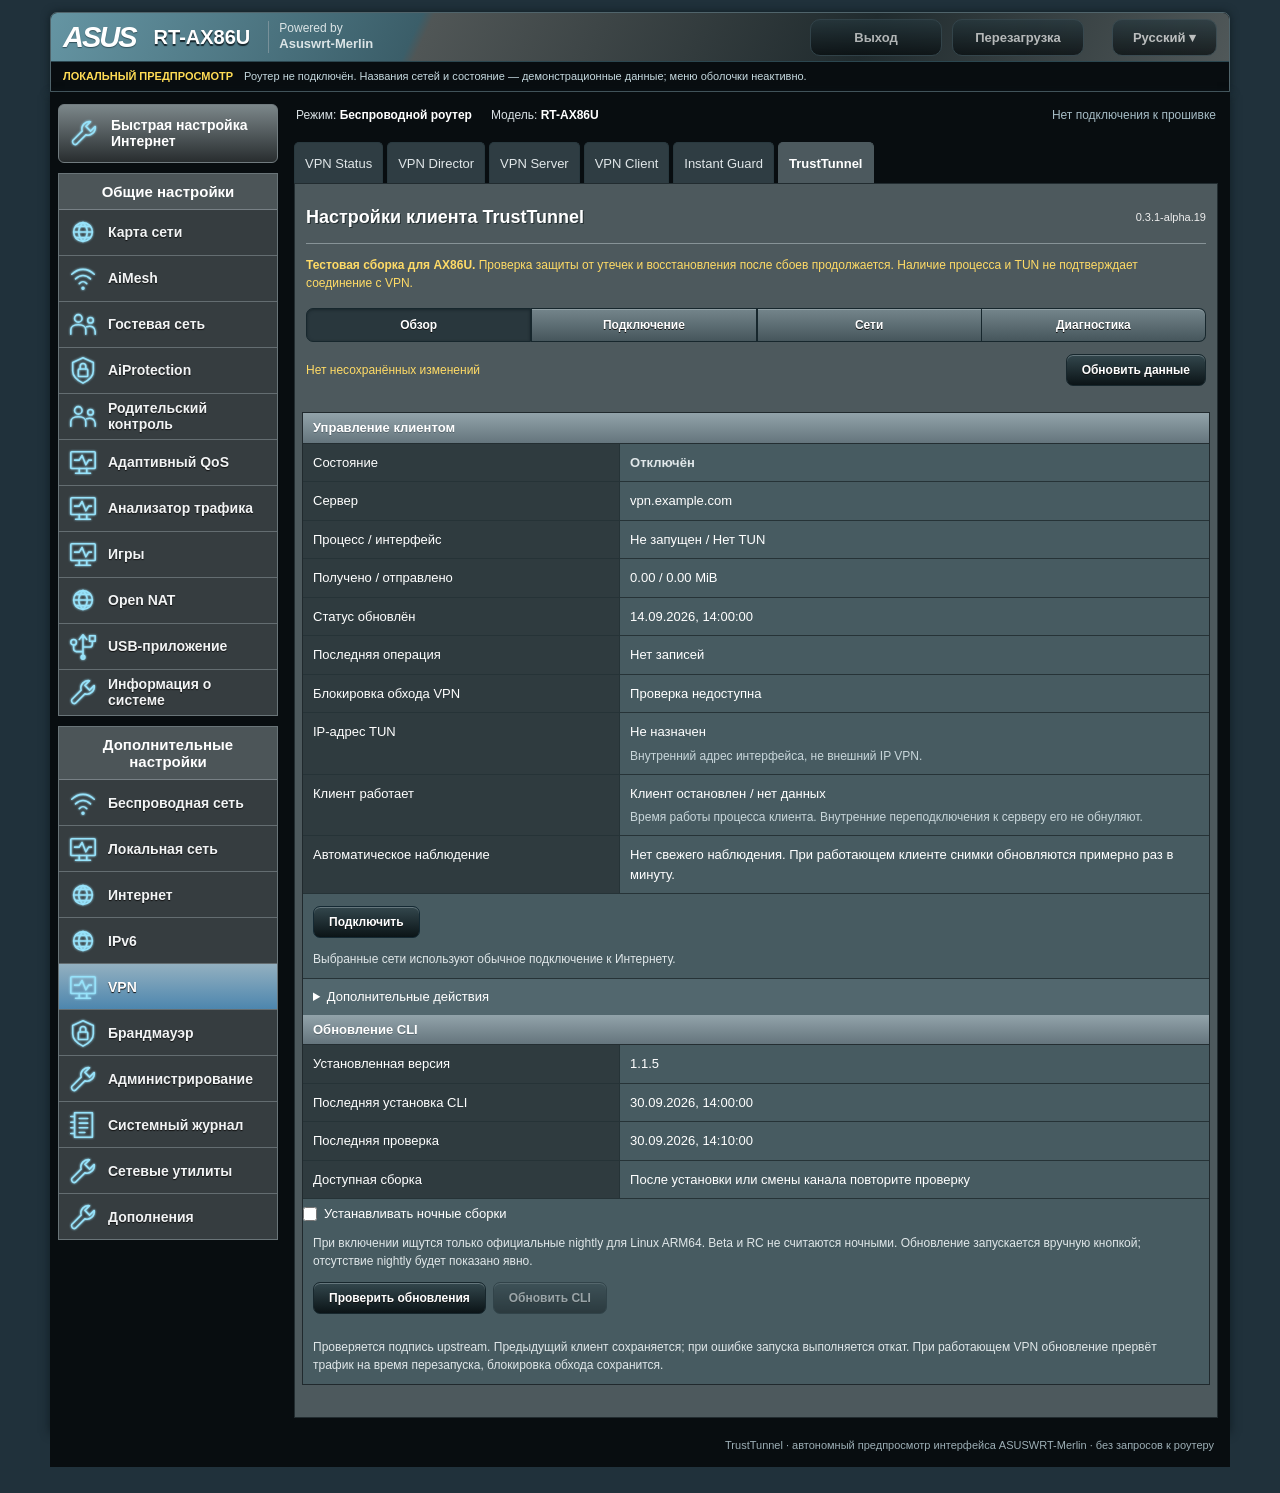
<file: preview/index.html>
<!DOCTYPE html>
<!-- trusttunnel-merlin-page-v1 -->
<html lang="ru"><head>
<meta charset="utf-8"><meta name="viewport" content="width=device-width,initial-scale=1"><meta http-equiv="Cache-Control" content="no-store">
<title>TrustTunnel — OFFLINE PREVIEW</title>





<style>/* trusttunnel-merlin-css-v1 */
/* Match Merlin's classic forms. Rules are scoped; the firmware owns navigation. */
.ttm-layout > tbody > tr > td { vertical-align: top; }
.ttm-layout .ttm-sidebar { width: 202px; }
.ttm-container.FormTitle {
  box-sizing: border-box; width: 100%; max-width: none; margin: 0; padding: 12px 7px 18px;
  border: 1px solid #222c30; border-radius: 0; background: #4d595d;
  color: #fff; font: 13px/1.5 Arial, Helvetica, sans-serif;
}
.ttm-container * { box-sizing: border-box; }
.ttm-container h2 { margin: 0; font-size: 18px; color: #fff; text-shadow: 1px 1px #253033; }
.ttm-container h3 { margin: 0; font-size: 13px; color: #fff; }
.ttm-container p { margin: 10px 0; }
.ttm-heading { display: flex; align-items: center; justify-content: space-between; gap: 12px; }
.ttm-titlebar { margin: 0 4px 10px; padding: 8px 0 12px; border-bottom: 1px solid #879397; }
.ttm-badge, .ttm-step { font-size: 11px; font-weight: normal; white-space: nowrap; }
.ttm-badge { color: #eee; }
.ttm-step { color: #fff; }
.ttm-banner { margin: 12px 4px 16px; color: #ffdb66; font-size: 12px; }
.ttm-section { margin: 14px 0; padding: 0; border: 1px solid #20292d; background: #475b61; }
.ttm-section > .ttm-heading {
  min-height: 30px; padding: 5px 10px; border-bottom: 1px solid #242e32;
  background: linear-gradient(#92a3aa, #65757d); text-shadow: 0 1px #56656d;
}
.ttm-section > p, .ttm-section > .ttm-note, .ttm-section > .ttm-error,
.ttm-container fieldset > p, .ttm-container #ttm-link-panel > p { margin: 10px; }
.ttm-container small, .ttm-muted { display: block; color: #e0e7e9; font-size: 12px; line-height: 1.5; }
.ttm-note, .ttm-error { margin: 10px 4px; overflow-wrap: anywhere; font-size: 12px; }
.ttm-note { color: #c7eeef; }
.ttm-error { color: #ffdb66; }
.ttm-note:empty, .ttm-error:empty { display: none; }
.ttm-grid { display: grid; grid-template-columns: 35% minmax(0, 1fr); margin: 0; }
.ttm-grid dt, .ttm-grid dd { padding: 9px 10px; margin: 0; border-bottom: 1px solid #263337; overflow-wrap: anywhere; }
.ttm-grid dt { background: #2f3b3f; border-right: 1px solid #263337; }
.ttm-grid dd { background: #475b61; }
.ttm-container #ttm-state { color: #ffda44; font-weight: bold; }
.ttm-settings { margin: 0; }
.ttm-row { display: grid; grid-template-columns: 35% minmax(0, 1fr); border-bottom: 1px solid #263337; }
.ttm-row > .ttm-label { margin: 0; padding: 12px 10px; background: #2f3b3f; border-right: 1px solid #263337; }
.ttm-value { min-width: 0; padding: 7px 10px; background: #475b61; }
.ttm-value small { margin-top: 5px; }
.ttm-container label { display: block; color: #fff; font-size: 13px; }
.ttm-container fieldset { min-width: 0; border: 0; padding: 0; margin: 0; }
.ttm-container form { margin: 0; }
.ttm-container input[type=text], .ttm-container input[type=password],
.ttm-container input[type=number], .ttm-container textarea, .ttm-container select {
  width: 100%; max-width: 390px; min-width: 0; min-height: 29px; margin: 0;
  padding: 4px 6px; border: 1px solid #91a4ab; border-radius: 0;
  background: #596e75; color: #fff; font: 13px/1.5 Arial, Helvetica, sans-serif;
  box-shadow: inset 0 1px 2px #34484e;
}
.ttm-container input::placeholder, .ttm-container textarea::placeholder { color: #d1dcdf; opacity: 1; }
.ttm-container input[type=number] { max-width: 90px; }
.ttm-container select { width: auto; max-width: 100%; min-width: 150px; border-radius: 5px; }
.ttm-container textarea { display: block; height: 58px; resize: vertical; font-family: monospace; }
.ttm-container #ttm-link, .ttm-container #ttm-certificate { max-width: none; height: 82px; }
.ttm-container textarea[readonly] { background: #43565c; color: #e0e8ea; box-shadow: none; }
.ttm-container input[type=checkbox] { flex: 0 0 auto; width: 14px; height: 14px; margin: 3px 0 0; accent-color: #168cf0; }
.ttm-container .ttm-check { display: flex; align-items: flex-start; gap: 7px; margin: 5px 0; line-height: 1.5; }
.ttm-container .ttm-acknowledgement { margin: 12px 10px; }
.ttm-actions { display: flex; flex-wrap: wrap; gap: 7px; margin: 12px 10px; }
.ttm-container button {
  min-height: 32px; padding: 6px 15px; border: 1px solid #17272d; border-radius: 7px;
  background: linear-gradient(#33474d, #0b1417); box-shadow: inset 0 1px 0 #66777d;
  color: #fff; font: bold 12px/1.5 Arial, Helvetica, sans-serif; text-shadow: 0 1px #111;
  cursor: pointer;
}
.ttm-container button:hover { background: linear-gradient(#4c646d, #172b34); }
.ttm-container .ttm-primary { border-color: #142933; }
.ttm-container .ttm-release { color: #ffdbb4; }
.ttm-container button:disabled { opacity: .45; cursor: not-allowed; }
.ttm-container :focus-visible { outline: 2px solid #90dcff; outline-offset: 2px; }
.ttm-tabs { display: flex; flex-wrap: wrap; gap: 0; }
.ttm-tabs button { min-width: 105px; border-radius: 0; background: linear-gradient(#74858b, #46565c); box-shadow: inset 0 1px 0 #91a0a5; }
.ttm-tabs button:first-child { border-radius: 7px 0 0 7px; }
.ttm-tabs button:last-child { border-radius: 0 7px 7px 0; border-left: 0; }
.ttm-tabs [aria-selected=true] { background: #29373d; box-shadow: inset 0 1px 3px #1a272c; }
.ttm-container [hidden] { display: none !important; }
.ttm-container details { margin: 0; border-top: 1px solid #263337; }
.ttm-container summary { padding: 8px 10px; background: #52676e; color: #fff; font-size: 13px; cursor: pointer; }
.ttm-container details[open] > summary { border-bottom: 1px solid #263337; }
.ttm-container details > p, .ttm-container details > ol { margin: 10px; }
.ttm-container details > ol { padding-left: 22px; }
.ttm-container details > pre { margin: 10px; }
.ttm-container pre { padding: 10px; background: #2f3b3f; overflow-x: auto; white-space: pre-wrap; overflow-wrap: anywhere; font: 12px/1.7 monospace; }
.ttm-container code { font: 12px monospace; overflow-wrap: anywhere; }
.ttm-network { display: grid; grid-template-columns: 35% minmax(0, 1fr); border-top: 1px solid #263337; }
.ttm-network:last-child { border-bottom: 1px solid #263337; }
.ttm-network > div { min-width: 0; padding: 9px 10px; }
.ttm-network > div:first-child { background: #2f3b3f; border-right: 1px solid #263337; }
.ttm-network > div:first-child label { display: flex; align-items: flex-start; gap: 8px; font-weight: bold; }
.ttm-caption { min-width: 0; overflow-wrap: anywhere; }
.ttm-container .ttm-network-hint { margin-top: 6px; font-size: 11px; color: #c6d4d9; }
.ttm-network > div:last-child label { margin-bottom: 4px; font-size: 11px; }
.ttm-network textarea { height: 48px; }
.ttm-draft { display:flex; align-items:center; justify-content:space-between; gap:10px; margin:12px 4px; color:#ffdb66; font-size:12px; }
.ttm-navigation { margin:0 4px; }
.ttm-navigation button { flex:1; min-width:0; padding:7px 9px; }
.ttm-local-access { padding:4px 12px 12px; }
.ttm-container .ttm-device { margin-top:8px; max-width:100%; width:100%; }
.ttm-container input[type=file] { max-width:100%; }
@media (max-width: 760px) {
  .ttm-container.FormTitle { padding: 8px 5px 12px; }
  .ttm-heading { flex-wrap: wrap; gap: 4px 10px; }
  .ttm-titlebar { align-items: baseline; }
  .ttm-grid { grid-template-columns: 42% minmax(0, 1fr); font-size: 12px; }
  .ttm-grid dt, .ttm-grid dd { padding: 8px; }
  .ttm-row, .ttm-network { grid-template-columns: minmax(0, 1fr); }
  .ttm-row > .ttm-label, .ttm-network > div:first-child { padding: 7px 10px; border-right: 0; }
  .ttm-value { padding: 8px 10px; }
  .ttm-container input[type=text], .ttm-container input[type=password], .ttm-container textarea { max-width: none; }
  .ttm-container button { min-height: 36px; }
  .ttm-network > div:first-child label { min-height: 24px; align-items: center; }
  .ttm-network > div:first-child input { margin-top: 0; }
}
.ttm-wifi-row { display:grid; gap:5px; padding:12px; border-bottom:1px solid #26383e; }
.ttm-wifi-row small { color:#c8d6da; overflow-wrap:anywhere; }
.ttm-grid dd small { display:block; margin-top:5px; color:#c8d6da; font-size:12px; }
.ttm-network > .ttm-ssid-rows { grid-column:1 / -1; order:-1; padding:0; }
.ttm-ssid-row { display:grid; grid-template-columns:35% minmax(0,1fr); border-bottom:1px solid #263337; }
.ttm-ssid-row > div { min-width:0; padding:10px; }
.ttm-ssid-row > div:first-child { background:#2f3b3f; border-right:1px solid #263337; }
.ttm-ssid-row strong { overflow-wrap:anywhere; }
.ttm-ssid-row small { margin-top:5px; }
@media(max-width:760px) { .ttm-ssid-row { grid-template-columns:minmax(0,1fr); } .ttm-ssid-row > div:first-child { border-right:0; } }

.ttm-container #ttm-state[data-state="disabled"] { color: #e0e7e9; }
.ttm-container #ttm-state[data-state="tun_ready_unverified"] { color: #b5e9ff; }
.ttm-container #ttm-state[data-state="blocked_or_start_failed"] { color: #ffb2a5; }
.ttm-network-mode { margin-bottom: 8px !important; }
.ttm-exclusion-item { display: flex; align-items: center; justify-content: space-between; gap: 10px; margin: 6px 10px; overflow-wrap: anywhere; }
.ttm-exclusion-item span { min-width: 0; }
/* Physical ports are independent choices; no editable Linux interface names. */
#ttm-ports{display:grid;grid-template-columns:repeat(auto-fit,minmax(145px,1fr));gap:8px;margin:10px}
#ttm-ports .ttm-port{display:block;margin:0;padding:12px;background:#2f3d43;border:1px solid #637980;border-radius:3px}
#ttm-ports .ttm-port small{display:block;margin:7px 0 0;line-height:1.4}

body{background:#20313b;color:#fff;font-family:Arial,Helvetica,sans-serif;font-size:13px;margin:0;padding:12px 18px 26px}
#TopBanner,.content,#footer{box-sizing:border-box;width:100%;max-width:1180px;margin:0 auto}
#TopBanner{border:1px solid #50646b;border-radius:7px 7px 0 0;overflow:hidden;box-shadow:0 0 9px #101d23;background:#080d10}
.preview-top{display:flex;align-items:center;gap:18px;min-height:48px;padding:0 12px;background:linear-gradient(115deg,#6595a3 0,#3b5e69 31%,#505656 32%,#202b2e 69%,#505859)}
.preview-brand{display:flex;align-items:center;gap:18px;white-space:nowrap}
.preview-asus{font-size:29px;letter-spacing:-2px;font-weight:900;font-style:italic;line-height:1;color:#fff;text-shadow:0 1px 1px #33535d}
.preview-model{font-size:20px;font-weight:bold;text-shadow:0 2px 1px #15252c}
.preview-merlin{font-size:12px;line-height:1.25;color:#dbe4e6;margin-right:auto;padding-left:10px;border-left:1px solid #78919a}
.preview-merlin strong{display:block;font-size:13px}
.preview-system{display:flex;gap:10px;align-items:center}
.preview-system button{background:linear-gradient(#26383e,#050a0c);color:#eee;border:1px solid #374b53;border-radius:10px;min-width:132px;padding:10px 14px;font:bold 13px Arial;opacity:.7;cursor:not-allowed}
.preview-system button:last-child{min-width:105px;margin-left:18px}
.preview-notice{margin:0;padding:7px 12px;color:#c5d9df;border-top:1px solid #2b464f;font-size:11px;line-height:1.4}
.preview-notice strong{color:#ffdc55;font-weight:bold;margin-right:8px}
.content{table-layout:fixed;border-spacing:0;background:#080d10;box-shadow:0 3px 9px #101d23}
.content>tbody>tr>td:first-child{width:220px!important;padding:12px 0 12px 8px;vertical-align:top}
.content>tbody>tr>td:last-child{padding:0 12px 12px 16px;vertical-align:top;min-width:0}
#mainMenu{font-size:14px;line-height:1.15}
.preview-quick{display:flex;align-items:center;gap:12px;padding:12px 10px;margin-bottom:10px;background:linear-gradient(#7c878a,#282d2f);border:1px solid #717b7f;border-radius:6px;font-weight:bold;min-height:32px}
.preview-menu-group{margin:0 0 10px;border:1px solid #697478;background:#363d40}
.preview-menu-heading{background:#4c5558;font-size:15px;font-weight:bold;text-align:center;padding:9px 6px;border-bottom:1px solid #778085}
.preview-menu-item{display:flex;align-items:center;gap:10px;min-height:45px;padding:0 9px;border-bottom:1px solid #646d71;font-weight:bold;color:#f2f4f5;text-shadow:0 1px 1px #111}
.preview-menu-item:last-child{border-bottom:0}
.preview-menu-item.is-active{background:linear-gradient(#93b0c0,#4d86ae);color:white}
.preview-icon{display:block;flex:0 0 30px;width:30px;height:30px;stroke:#97e2fa;fill:none;stroke-width:1.7;stroke-linecap:round;stroke-linejoin:round;filter:drop-shadow(0 0 1px #9de8ff)}
.preview-status{display:flex;flex-wrap:wrap;gap:7px 19px;color:#d9e1e4;padding:15px 2px 18px;font-size:12px;line-height:1.4}
.preview-status b{font-weight:bold;color:#fff}
.preview-status .preview-offline{margin-left:auto;color:#a7bdc6}
.preview-tabs{display:flex;gap:4px;align-items:stretch;margin:0;min-width:0}
.preview-tab{display:flex;align-items:center;justify-content:center;min-height:40px;padding:0 10px;background:#2f3d43;border-radius:5px 5px 0 0;border:1px solid #29393f;border-bottom:0;color:#e1e7e9;font-size:13px;white-space:nowrap}
.preview-tab[aria-current=page]{background:#4c595e;color:#fff;border-color:#4c595e;font-weight:bold}
#tabMenu{padding:0;margin:0;width:100%;height:auto}
.FormTitle{background:#4c595e;border:0;border-radius:0;margin:0;width:auto!important}
#footer{background:#080d10;padding:8px 16px 14px;color:#9dafb6;text-align:right;font-size:11px;line-height:1.4}
@media(max-width:1000px){.preview-top{gap:10px}.preview-system button{min-width:95px}.preview-system button:last-child{margin-left:0;min-width:80px}.content>tbody>tr>td:first-child{width:190px!important}.content>tbody>tr>td:last-child{padding-left:12px}.preview-menu-item{font-size:12px;gap:7px}.preview-tab{padding:0 7px;font-size:11px}.preview-status .preview-offline{margin-left:0}}
@media(max-width:760px){
body{padding:0;background:#4c595e}
#TopBanner{border-radius:0;border-width:0 0 1px;box-shadow:none}
.preview-top{min-height:49px;padding:0 12px;gap:10px}.preview-asus{font-size:25px}.preview-model{font-size:16px}.preview-brand{gap:12px}.preview-merlin{margin-left:auto;margin-right:0;font-size:10px;padding-left:9px}.preview-merlin strong{font-size:11px}.preview-system{display:none}.preview-notice{padding:7px 12px}
.content,.content>tbody,.content>tbody>tr,.content>tbody>tr>td:last-child{display:block;width:100%;max-width:none;box-sizing:border-box;box-shadow:none}
.content>tbody>tr>td:first-child{display:none}
.content>tbody>tr>td:last-child{padding:0}
.preview-status{padding:10px 12px;gap:5px 12px;font-size:11px}.preview-status .preview-offline{display:none}
.preview-tabs{padding:0 8px;gap:4px}.preview-tab{display:none;min-height:35px;padding:0 12px;font-size:12px}.preview-tab.preview-client,.preview-tab[aria-current=page]{display:flex}
#footer{padding:12px;font-size:10px;text-align:left}
}
</style><script>window.TTM_PREVIEW={"version": "0.3.1-alpha.19", "state": "disabled", "hostname": "vpn.example.com", "process_running": false, "interface_up": false, "enabled": false, "connection_verified": false, "rx_bytes": 0, "tx_bytes": 0, "timestamp": 1789394400, "last_result": "preview:not_executed", "endpoint": {"configured": true, "exclusions": [], "settings": {"protocol": "http2", "mtu": 1350, "anti_dpi": false}}, "tunnel_addresses": [], "client_updates": {"channel": "stable", "installed": {"version": "1.1.5", "installed_at": 1790776800}, "last_check": {"checked_at": 1790777400, "channel": "stable"}, "dependencies_ready": true, "recovery_pending": false, "check": null}, "ports": [{"interface": "eth4", "label": "LAN1", "lan_if": "br0", "identity": "0000000000000000000000000000000000000000000000000000000000000000", "available": true, "reason": "", "link_up": false}, {"interface": "eth3", "label": "LAN2", "lan_if": "br0", "identity": "0000000000000000000000000000000000000000000000000000000000000000", "available": true, "reason": "", "link_up": false}, {"interface": "eth2", "label": "LAN3", "lan_if": "br0", "identity": "0000000000000000000000000000000000000000000000000000000000000000", "available": true, "reason": "", "link_up": false}, {"interface": "eth1", "label": "LAN4", "lan_if": "br0", "identity": "0000000000000000000000000000000000000000000000000000000000000000", "available": true, "reason": "", "link_up": true}, {"interface": "eth5", "label": "2.5G", "lan_if": "br0", "identity": "0000000000000000000000000000000000000000000000000000000000000000", "available": true, "reason": "", "link_up": false}], "client_uptime_seconds": null, "traffic_observation": null, "revision": "0123456789abcdef", "operations": [], "transaction": null, "clients": [{"ip": "192.168.51.10", "name": "\u041d\u043e\u0443\u0442\u0431\u0443\u043a", "wireless": [{"lan_if": "br1", "ssid": "Guest 1"}]}, {"ip": "192.168.50.20", "name": "\u0422\u0435\u043b\u0435\u0444\u043e\u043d", "wireless": [{"lan_if": "br0", "ssid": "Home"}]}], "diagnostics": {"model": "RT-AX86U", "firmware": "\u041d\u0435 \u043f\u0440\u043e\u0432\u0435\u0440\u0435\u043d\u0430", "guard": "unverified", "client_version_target": "1.1.5", "packet_path_verified": false}, "discovered_networks": [{"lan_if": "br0", "identity": "0000000000000000000000000000000000000000000000000000000000000000", "sources": ["192.168.50.0/24"], "ssids": ["Home"]}, {"lan_if": "br1", "identity": "1111111111111111111111111111111111111111111111111111111111111111", "sources": ["192.168.51.0/24"], "ssids": ["Guest 1"]}, {"lan_if": "br2", "identity": "2222222222222222222222222222222222222222222222222222222222222222", "sources": ["192.168.52.0/24"], "ssids": ["Guest 2"]}, {"lan_if": "br3", "identity": "3333333333333333333333333333333333333333333333333333333333333333", "sources": ["192.168.53.0/24"], "ssids": ["Guest 3"]}], "policy": {"schema": 3, "networks": [{"lan_if": "br1", "sources": ["192.168.51.0/24"]}], "block_ipv6_bridge": true, "table": 871, "priority": 17100}, "hardware_tested": false};</script><script>/* TrustTunnel v1 deep links, checked against TrustTunnel v1.0.33/deeplink.
 * Client v1.1.5 pins that implementation in trusttunnel/Cargo.lock.
 * https://github.com/TrustTunnel/TrustTunnel/blob/v1.0.33/DEEP_LINK.md
 * parseLink(uri) -> {endpoint: schema-1 object, name: string, warnings: string[]}.
 * endpointFromFields(fields) -> schema-1 object. Lists accept arrays or lines.
 * splitExclusions(values) -> validated domain/network lists for the WebUI.
 * This module is pure: no network, persistence, logging or connection side effects.
 * Certificate validation checks DER/PEM framing; the client verifies X.509 trust.
 */
(function (root, factory) {
  'use strict';
  var api = factory();
  if (typeof module === 'object' && module.exports) module.exports = api;
  else root.TTMConnection = api;
}(typeof globalThis !== 'undefined' ? globalThis : this, function () {
  'use strict';
  var MAX_LINK = 32768;
  var MAX_PAYLOAD = 24576;
  var MAX_CERT = 16384;
  var B64 = 'ABCDEFGHIJKLMNOPQRSTUVWXYZabcdefghijklmnopqrstuvwxyz0123456789+/';
  var KEYS = ['schema', 'hostname', 'addresses', 'username', 'password', 'protocol', 'certificate', 'dns_upstreams', 'exclusions', 'anti_dpi', 'mtu', 'wan_if'];
  var TAGS = ['version', 'hostname', 'addresses', 'custom_sni', 'has_ipv6', 'username', 'password', 'skip_verification', 'certificate', 'upstream_protocol', 'anti_dpi', 'client_random_prefix', 'name', 'dns_upstreams'];
  function fail(message) { throw new Error(message); }
  function own(object, key) { return Object.prototype.hasOwnProperty.call(object, key); }
  function codepoints(value) { return Array.from(value).length; }
  function clean(value, limit, label, empty) {
    if (typeof value !== 'string' || (!empty && !value.length) || codepoints(value) > limit || /[\x00-\x1f\x7f]/.test(value)) fail('Некорректное поле: ' + label + '.');
    // Reject unpaired surrogates; JSON/TOML would otherwise change the credential.
    try { encodeURIComponent(value); } catch (_) { fail('Некорректный Unicode: ' + label + '.'); }
    return value;
  }
  function ipv4(value) {
    var parts = value.split('.');
    return parts.length === 4 && parts.every(function (part) { return /^(0|[1-9][0-9]{0,2})$/.test(part) && Number(part) <= 255; });
  }
  function hostname(value, label) {
    clean(value, 253, label, false);
    if (/^[0-9.]+$/.test(value)) {
      if (!ipv4(value)) fail('Некорректный IPv4: ' + label + '.');
    } else if (!value.split('.').every(function (part) { return part.length <= 63 && /^[a-z0-9](?:[a-z0-9-]*[a-z0-9])?$/i.test(part); })) fail('Некорректное имя хоста: ' + label + '.');
    return value;
  }
  function list(value, max, label, allowEmpty) {
    if (typeof value === 'string') value = value.split(/\r?\n/).map(function (s) { return s.trim(); }).filter(Boolean);
    if (!Array.isArray(value) || (!allowEmpty && value.length < 1) || value.length > max) fail(label + ': требуется от ' + (allowEmpty ? 0 : 1) + ' до ' + max + ' значений, по одному в строке.');
    return value.map(function (s) { if (typeof s !== 'string') fail('Некорректное поле: ' + label + '.'); return s.trim(); });
  }
  function address(value) {
    if (value.indexOf('[') >= 0 || value.split(':').length > 2) fail('IPv6-адреса подключения пока не поддерживаются; нужен IPv4 или DNS-имя.');
    var match = /^([^:]+):([0-9]{1,5})$/.exec(value);
    if (!match || Number(match[2]) < 1 || Number(match[2]) > 65535) fail('Адрес сервера должен иметь вид host:port или IPv4:port; порт 1–65535.');
    hostname(match[1], 'адрес сервера');
    return match[1] + ':' + Number(match[2]);
  }
  function port(value) {
    if (!/^[0-9]{1,5}$/.test(value) || Number(value) < 1 || Number(value) > 65535) fail('Порт исключения должен быть числом от 1 до 65535.');
    return String(Number(value));
  }
  function cidr(value) {
    var match = /^([^/]+)\/(0|[1-9]|[12][0-9]|3[0-2])$/.exec(value);
    if (!match || !ipv4(match[1])) fail('IPv4-сеть исключения должна быть каноническим CIDR, например 203.0.113.0/24.');
    var octets = match[1].split('.').map(Number), prefix = Number(match[2]);
    var number = octets[0] * 16777216 + octets[1] * 65536 + octets[2] * 256 + octets[3];
    if (number % Math.pow(2, 32 - prefix) !== 0) fail('Укажите адрес сети, а не узла внутри CIDR исключения.');
    return match[1] + '/' + prefix;
  }
  function exclusion(value) {
    if (typeof value !== 'string') fail('Некорректное исключение.');
    value = value.trim().toLowerCase();
    clean(value, 255, 'исключение', false);
    if (/^https?:\/\//.test(value) || /[?#]/.test(value) || (value.indexOf('/') >= 0 && !/^[0-9.]+\/[0-9]{1,2}$/.test(value))) fail('Указывайте домен без протокола, пути и параметров URL.');
    if (value.indexOf(':') >= 0 && value.indexOf(']:') >= 0 || value.indexOf('[') >= 0 || (value.match(/:/g) || []).length > 1) fail('IPv6-исключения недоступны: выбранные сети работают только с IPv4.');
    if (value.indexOf('/') >= 0) return cidr(value);
    if (value.indexOf('*:') === 0) return '*:' + port(value.slice(2));
    var ipPort = /^([^:]+):(.+)$/.exec(value);
    if (ipPort) {
      if (!ipv4(ipPort[1])) fail('Порт можно указывать только для IPv4-адреса или как *:port.');
      return ipPort[1] + ':' + port(ipPort[2]);
    }
    if (ipv4(value)) return value;
    var wildcard = value.indexOf('*.') === 0, name = wildcard ? value.slice(2) : value;
    if (/^[0-9.]+$/.test(name)) fail('Некорректный IPv4-адрес исключения.');
    hostname(name, 'домен исключения');
    return (wildcard ? '*.' : '') + name;
  }
  function exclusions(value) {
    var output = list(value, 256, 'Исключения', true).map(exclusion), seen = Object.create(null);
    output.forEach(function (item) { if (seen[item]) fail('Исключения не должны повторяться.'); seen[item] = true; });
    return output;
  }
  function splitExclusions(value) {
    var result = {domains: [], networks: []};
    exclusions(value).forEach(function (item) { result[ipv4(item) || item.indexOf('/') >= 0 || item.indexOf(':') >= 0 ? 'networks' : 'domains'].push(item); });
    return result;
  }
  function encode64(bytes) {
    var out = '';
    for (var i = 0; i < bytes.length; i += 3) {
      var a = bytes[i], b = bytes[i + 1], c = bytes[i + 2];
      out += B64[a >> 2] + B64[((a & 3) << 4) | ((b || 0) >> 4)] + (i + 1 < bytes.length ? B64[((b & 15) << 2) | ((c || 0) >> 6)] : '=') + (i + 2 < bytes.length ? B64[c & 63] : '=');
    }
    return out;
  }
  function decode64(value, url) {
    if (url) {
      if (!/^[A-Za-z0-9_-]+$/.test(value) || value.length % 4 === 1) fail('Некорректный Base64url в ссылке tt://.');
      value = value.replace(/-/g, '+').replace(/_/g, '/');
    } else if (!/^(?:[A-Za-z0-9+/]{4})*(?:[A-Za-z0-9+/]{2}==|[A-Za-z0-9+/]{3}=)?$/.test(value) || !value.length) fail('Некорректный Base64 сертификата.');
    var bare = value.replace(/=+$/, ''), out = [], accumulator = 0, bits = 0;
    for (var i = 0; i < bare.length; i++) {
      accumulator = (accumulator << 6) | B64.indexOf(bare[i]); bits += 6;
      if (bits >= 8) { bits -= 8; out.push((accumulator >> bits) & 255); accumulator &= (1 << bits) - 1; }
    }
    if (accumulator !== 0) fail('Неканоническая кодировка Base64.');
    return new Uint8Array(out);
  }
  function derBlocks(data) {
    var result = [], offset = 0;
    while (offset < data.length) {
      if (result.length >= 16) fail('Слишком длинная цепочка сертификатов.');
      var start = offset;
      if (data[offset++] !== 0x30 || offset >= data.length) fail('Некорректная DER-структура сертификата.');
      var length = data[offset++];
      if (length & 128) {
        var n = length & 127; length = 0;
        if (!n || n > 4 || offset + n > data.length || data[offset] === 0) fail('Некорректная DER-длина сертификата.');
        for (var i = 0; i < n; i++) length = length * 256 + data[offset++];
        if (length < 128) fail('Неканоническая DER-длина сертификата.');
      }
      if (!length || length > data.length - offset) fail('Обрезанный DER-сертификат.');
      offset += length;
      result.push(data.slice(start, offset));
    }
    if (!result.length) fail('Пустое поле сертификата в ссылке.');
    return result;
  }
  function derToPem(data) {
    var pem = derBlocks(data).map(function (block) { return '-----BEGIN CERTIFICATE-----\n' + encode64(block).match(/.{1,64}/g).join('\n') + '\n-----END CERTIFICATE-----\n'; }).join('');
    if (pem.length > MAX_CERT) fail('Сертификат превышает лимит 16 КиБ.');
    return pem;
  }
  function certificate(value) {
    if (typeof value !== 'string' || value.length > MAX_CERT || /[\x00-\x08\x0b\x0c\x0e-\x1f\x7f]/.test(value)) fail('Некорректный PEM-сертификат или превышен лимит 16 КиБ.');
    if (!value.trim()) return '';
    var expression = /\s*-----BEGIN CERTIFICATE-----\s*([A-Za-z0-9+/=\r\n\t ]+)\s*-----END CERTIFICATE-----\s*/g;
    var offset = 0, match, output = '', count = 0;
    while ((match = expression.exec(value)) !== null) {
      if (match.index !== offset || ++count > 16) fail('Разрешены только PEM-блоки CERTIFICATE.');
      var der = decode64(match[1].replace(/\s/g, ''), false);
      if (derBlocks(der).length !== 1) fail('Один PEM-блок должен содержать один сертификат.');
      output += derToPem(der); offset = expression.lastIndex;
    }
    if (!count || offset !== value.length || output.length > MAX_CERT) fail('Некорректный PEM-сертификат.');
    return output;
  }
  function endpointFromFields(fields) {
    if (!fields || typeof fields !== 'object' || Array.isArray(fields)) fail('Параметры подключения должны быть объектом.');
    if (Object.keys(fields).some(function (key) { return KEYS.indexOf(key) < 0; })) fail('Неизвестное поле подключения; настройки не будут отброшены автоматически.');
    if (own(fields, 'schema') && fields.schema !== 1) fail('Неподдерживаемая версия схемы подключения.');
    if (typeof fields.hostname !== 'string') fail('Укажите TLS hostname.');
    var mtu = own(fields, 'mtu') ? fields.mtu : 1350;
    if (typeof mtu === 'string' && /^[0-9]+$/.test(mtu.trim())) mtu = Number(mtu.trim());
    if (typeof mtu !== 'number' || !Number.isInteger(mtu) || mtu < 1280 || mtu > 1500) fail('MTU должен быть целым числом от 1280 до 1500.');
    var protocol = own(fields, 'protocol') ? fields.protocol : 'http2';
    if (protocol !== 'http2' && protocol !== 'http3') fail('Допустимы только протоколы http2 и http3.');
    var anti = own(fields, 'anti_dpi') ? fields.anti_dpi : false;
    if (typeof anti !== 'boolean') fail('Anti-DPI должен быть логическим значением.');
    var wan = own(fields, 'wan_if') ? fields.wan_if : '';
    if (typeof wan !== 'string' || wan.length > 15 || !/^([A-Za-z][A-Za-z0-9_.-]*)?$/.test(wan)) fail('Некорректное имя WAN-интерфейса.');
    var dns = list(own(fields, 'dns_upstreams') ? fields.dns_upstreams : [], 4, 'DNS', true);
    dns.forEach(function (value) { clean(value, 512, 'DNS', false); if (/\s/.test(value)) fail('DNS-адрес не должен содержать пробелы.'); });
    var bypass = exclusions(own(fields, 'exclusions') ? fields.exclusions : []);
    return {
      schema: 1, hostname: hostname(fields.hostname.trim(), 'TLS hostname'),
      addresses: list(fields.addresses, 8, 'Адреса сервера').map(address),
      username: clean(fields.username, 256, 'имя пользователя', false),
      password: clean(fields.password, 1024, 'пароль', false),
      protocol: protocol, certificate: certificate(own(fields, 'certificate') ? fields.certificate : ''),
      dns_upstreams: dns, exclusions: bypass, anti_dpi: anti, mtu: mtu, wan_if: wan
    };
  }
  function varint(bytes, cursor) {
    if (cursor.offset >= bytes.length) fail('Обрезанное число VarInt в ссылке.');
    var first = bytes[cursor.offset++], count = 1 << (first >> 6), value = first & 63;
    if (count - 1 > bytes.length - cursor.offset) fail('Обрезанное число VarInt в ссылке.');
    for (var i = 1; i < count; i++) {
      value = value * 256 + bytes[cursor.offset++];
      if (value > Number.MAX_SAFE_INTEGER) fail('Число VarInt превышает безопасный лимит.');
    }
    return value;
  }
  function numberValue(bytes) {
    var cursor = {offset: 0}, value = varint(bytes, cursor);
    if (cursor.offset !== bytes.length) fail('Лишние байты после VarInt.');
    return value;
  }
  function utf8(bytes) {
    var encoded = '';
    for (var i = 0; i < bytes.length; i++) encoded += '%' + ('0' + bytes[i].toString(16)).slice(-2);
    try { return decodeURIComponent(encoded); } catch (_) { fail('Некорректный UTF-8 в ссылке.'); }
  }
  function booleanValue(bytes) {
    if (bytes.length !== 1 || (bytes[0] !== 0 && bytes[0] !== 1)) fail('Некорректное логическое значение в ссылке.');
    return bytes[0] === 1;
  }
  function strings(bytes) {
    var cursor = {offset: 0}, out = [];
    while (cursor.offset < bytes.length) {
      var length = varint(bytes, cursor);
      if (length > bytes.length - cursor.offset) fail('Обрезанный список DNS в ссылке.');
      if (out.length >= 4) fail('Поддерживается не более четырёх DNS-серверов.');
      out.push(utf8(bytes.slice(cursor.offset, cursor.offset + length))); cursor.offset += length;
    }
    return out;
  }
  function parseLink(link) {
    if (typeof link !== 'string' || link.length > MAX_LINK) fail('Ссылка должна быть строкой не длиннее 32 КиБ.');
    link = link.trim();
    var legacy = link.indexOf('tt://?') !== 0;
    if (link.indexOf('tt://') !== 0) fail('Ожидается ссылка tt://? из TrustTunnel.');
    var bytes = decode64(link.slice(legacy ? 5 : 6), true);
    if (bytes.length > MAX_PAYLOAD) fail('Данные ссылки превышают лимит 24 КиБ.');
    var cursor = {offset: 0}, values = Object.create(null), seen = Object.create(null), addresses = [], warnings = [], count = 0;
    if (legacy) warnings.push('Импортирован старый формат tt://; предпочтителен формат tt://?.');
    while (cursor.offset < bytes.length) {
      if (++count > 128) fail('Слишком много полей в ссылке.');
      var tag = varint(bytes, cursor), length = varint(bytes, cursor);
      if (length > bytes.length - cursor.offset) fail('Обрезанное TLV-поле в ссылке.');
      var value = bytes.slice(cursor.offset, cursor.offset + length); cursor.offset += length;
      if (tag >= TAGS.length) { warnings.push('Неизвестный тег ' + tag + ' пропущен по спецификации; проверьте совместимость конфигурации.'); continue; }
      if (seen[tag] && tag !== 2) warnings.push('Поле ' + TAGS[tag] + ' повторяется: использовано последнее значение по спецификации.');
      seen[tag] = true;
      if (tag === 0) {
        values[tag] = numberValue(value);
        if (values[tag] > 1) fail('Версия tt:// новее поддерживаемой версии 1.');
      } else if (tag === 2) {
        if (addresses.length >= 8) fail('Поддерживается не более восьми адресов сервера.');
        addresses.push(utf8(value));
      } else if (tag === 4 || tag === 7 || tag === 10) values[tag] = booleanValue(value);
      else if (tag === 8) values[tag] = derToPem(value);
      else if (tag === 9) {
        var protocol = numberValue(value);
        if (protocol !== 1 && protocol !== 2) fail('Неизвестный протокол в ссылке tt://.');
        values[tag] = protocol === 1 ? 'http2' : 'http3';
      } else if (tag === 13) values[tag] = strings(value);
      else values[tag] = utf8(value);
    }
    if (values[3]) fail('Ссылка содержит custom_sni: отдельный SNI пока не поддерживается. Настройка не будет потеряна автоматически.');
    if (values[11]) fail('Ссылка содержит client_random: TLS random prefix пока не поддерживается. Настройка не будет потеряна автоматически.');
    if (values[7] === true) fail('Ссылка отключает проверку TLS-сертификата (skip_verification); такое подключение не поддерживается.');
    if (!seen[1] || !addresses.length || !seen[5] || !seen[6]) fail('В ссылке отсутствуют обязательные параметры: hostname, адреса, имя пользователя или пароль.');
    if (!seen[4] || values[4]) warnings.push('Сервер поддерживает IPv6; этот аддон использует только IPv4 и блокирует IPv6 на выбранном мосту.');
    var dns = values[13] || [];
    if (!dns.length) warnings.push('В ссылке не указан DNS. Аддон не добавляет DNS автоматически; для запуска нужна конфигурация с DNS.');
    return {
      endpoint: endpointFromFields({hostname: values[1], addresses: addresses, username: values[5], password: values[6], protocol: values[9] || 'http2', certificate: values[8] || '', dns_upstreams: dns, anti_dpi: values[10] || false}),
      name: seen[12] ? clean(values[12], 256, 'имя сервера', true) : '',
      warnings: warnings
    };
  }
  return {parseLink: parseLink, endpointFromFields: endpointFromFields, splitExclusions: splitExclusions, exclusionsFromFields: exclusions};
}));

/* Standard RSA-OAEP/SHA-256, ephemeral receiver key. No plaintext in native forms. */
(function (root) {
    'use strict';
    function id(crypto) {
        return Array.from(crypto.getRandomValues(new Uint8Array(8)), n => n.toString(16).padStart(2, '0')).join('');
    }
    function bytes(value) { return new TextEncoder().encode(value); }
    function count(value) { return Math.ceil(bytes(JSON.stringify(value)).length / 128); }
    async function encrypt(value, session, pem, crypto) {
        if (!/^[0-9a-f]{16}$/.test(session)) throw new Error('Некорректная сессия передачи.');
        const data = bytes(JSON.stringify(value));
        if (!data.length || data.length > 65536) throw new Error('Конфигурация превышает 64 КиБ.');
        const der = Uint8Array.from(atob(pem.replace(/-----[^-]+-----|\s/g, '')), c => c.charCodeAt(0));
        const key = await crypto.subtle.importKey('spki', der, {name: 'RSA-OAEP', hash: 'SHA-256'}, false, ['encrypt']);
        if (key.algorithm.modulusLength !== 2048) throw new Error('Неподдерживаемый ключ передачи.');
        const total = Math.ceil(data.length / 128), parts = [];
        for (let i = 0; i < total; i++) {
            const header = bytes('TTM1 ' + session + ' ' + i + ' ' + total + '\n');
            const body = data.subarray(i * 128, (i + 1) * 128), block = new Uint8Array(header.length + body.length);
            block.set(header); block.set(body, header.length);
            const cipher = new Uint8Array(await crypto.subtle.encrypt({name: 'RSA-OAEP'}, key, block));
            const hex = Array.from(cipher, n => n.toString(16).padStart(2, '0')).join('');
            // Merlin update_variables() uses notify_cmd[128], before rc's 256.
            for (let offset = 0; offset < hex.length; offset += 88) parts.push(hex.slice(offset, offset + 88));
        }
        return parts;
    }
    function event(session, index, part) {
        if (!/^[0-9a-f]{16}$/.test(session) || !Number.isInteger(index) || index < 0 || index > 3071 || !/^[0-9a-f]{72}$|^[0-9a-f]{88}$/.test(part)) throw new Error('Некорректная часть передачи.');
        const command = 'start_ttm_part_' + session + '_' + index + '_' + part;
        if (command.length > 127) throw new Error('Превышен предел команды Merlin.');
        return command;
    }
    const api = {id, count, encrypt, event};
    root.TTMTransfer = api;
    if (typeof module !== 'undefined' && module.exports) module.exports = api;
})(typeof window !== 'undefined' ? window : globalThis);

/* Native Merlin control. Secrets leave memory only on explicit encrypted save/export. */
(function (root) {
    'use strict';
    var api = {}, latest = null, initialized = false, lastSeen = 0, rowIndex = 0, pending = false, statusNotice = false;
    var networkModels = new WeakMap(), importedDns = null, dirty = {}, editRevision = null, policyRevision = null;
    var activeAction = null, unresolvedOperation = null, profileConfigured = null, lastMetrics = null, lastCpu = '—', routerTime = null, routerTimeSeen = 0;
    function ipv4(s) {
        if (typeof s !== 'string' || !/^(0|[1-9]\d{0,2})(\.(0|[1-9]\d{0,2})){3}$/.test(s)) return null;
        var a = s.split('.').map(Number);
        return a.every(function (x) { return x <= 255; }) ? a : null;
    }
    function validCidr(s) {
        var parts = s.split('/'), a = ipv4(parts[0]);
        if (!a || parts.length !== 2 || !/^(0|[1-9]\d?)$/.test(parts[1])) return false;
        var n = Number(parts[1]), size = Math.pow(2, 32 - n);
        return n <= 32 && ((a[0] === 10 && n >= 8) || (a[0] === 172 && a[1] >= 16 && a[1] <= 31 && n >= 12) ||
            (a[0] === 192 && a[1] === 168 && n >= 16)) &&
            (a[0] * 16777216 + a[1] * 65536 + a[2] * 256 + a[3]) % size === 0;
    }
    function contains(cidr,address) {
        if (!validCidr(cidr)||!ipv4(address)) return false;
        function number(s) { return ipv4(s).reduce(function (a,n) { return a*256+n; },0); }
        var parts=cidr.split('/'), start=number(parts[0]); return number(address)>=start && number(address)<start+Math.pow(2,32-Number(parts[1]));
    }
    function clientsForSsid(clients, network, ssid) {
        return (clients||[]).filter(function (client) {
            if (!(network.sources||[]).some(function (source) { return contains(source,client.ip); })) return false;
            if (!ssid) return true;
            var associations=Array.isArray(client.wireless)?client.wireless:[];
            var bindings=new Set(associations.map(function (w) { return JSON.stringify([w.lan_if,w.ssid]); }));
            return bindings.size===1 && associations.some(function (w) { return w.lan_if===network.lan_if && w.ssid===ssid; });
        });
    }
    function policyFromNetworks(rows, acknowledge, ports) {
        var total = 0, seen = [], networks = rows.filter(function (row) { return row.selected !== false; }).map(function (row) {
            var lan = row.lan_if.trim(), cidrs = Array.isArray(row.sources) ? row.sources : row.sources.trim().split(/[\s,;]+/).filter(Boolean);
            if (!/^br[0-9]+(?:\.[0-9]+)?$/.test(lan) || lan.length > 15) throw new Error('Не удалось определить сетевой интерфейс. Обновите страницу.');
            if (seen.indexOf(lan) >= 0) throw new Error('Одна сеть указана несколько раз. Объедините её подсети.');
            seen.push(lan);
            if (!cidrs.length || cidrs.some(function (s) { return !validCidr(s); })) throw new Error('Укажите корректные частные IPv4-подсети, например 192.168.50.0/24, или адреса /32.');
            if (new Set(cidrs).size !== cidrs.length) throw new Error('В сети есть повторяющиеся подсети.');
            total += cidrs.length;
            return {lan_if: lan, sources: cidrs};
        });
        if ((!networks.length && !(ports||[]).length) || networks.length > 16 || total > 32) throw new Error('Выберите сеть, устройство или LAN-порт; до 16 сетей и 32 записей подсетей.');
        if (!acknowledge) throw new Error('Подтвердите блокировку IPv6 в выбранных сетях.');
        return {schema: 3, networks: networks, block_ipv6_bridge: true, table: 871, priority: 17100};
    }
    function makeEnvelope(settings, policy) {
        // Only construct an allowlisted non-secret policy; never serialize arbitrary input.
        if ([1,2,3].indexOf(policy.schema) < 0) throw new Error('Неподдерживаемая версия политики.');
        var checked = policyFromNetworks(policy.schema === 1 ? [{lan_if:policy.lan_if,sources:policy.sources}] : policy.networks, policy.block_ipv6_bridge);
        var clone = Object.assign({}, settings || {}), encoded = root.btoa(JSON.stringify(checked));
        if (encoded.length > 2999) throw new Error('Политика превышает лимит Merlin. Скачайте её и импортируйте по SSH.');
        clone.ttm_policy = encoded;
        var serialized = JSON.stringify(clone);
        if (new TextEncoder().encode(serialized).length > 7600) throw new Error('Недостаточно места в хранилище аддонов. Используйте импорт политики по SSH.');
        return serialized;
    }
    function publicDiagnostics(status) {
        var diag=status.diagnostics||{}, report={schema:1,version:status.version,state:status.state,
            process_running:!!status.process_running,interface_up:!!status.interface_up,network_count:(status.policy && status.policy.networks||[]).length};
        report.tools=(diag.tools||[]).filter(function (tool) { return /^[a-z0-9-]{1,32}$/.test(tool.name); }).map(function (tool) { return {name:tool.name,available:!!tool.available}; });
        report.operations=(status.operations||[]).map(function (op) { return {action:/^[a-z_-]{1,32}$/.test(op.action)?op.action:'unknown',state:/^(running|failed|succeeded)$/.test(op.state)?op.state:'unknown',code:/^[a-z_]{1,48}$/.test(op.code)?op.code:'unknown'}; });
        report.model=/^[A-Za-z0-9_-]{1,32}$/.test(diag.model)?diag.model:'unknown';
        report.architecture=/^(aarch64|armv7l|offline)$/.test(diag.architecture)?diag.architecture:'unknown';
        report.firmware=/^[0-9._]{1,32}$/.test(diag.firmware)?diag.firmware:'unknown';
        return report;
    }
    api.publicDiagnostics=publicDiagnostics;
    function connectionAction(status) { return status && status.process_running ? 'disable' : 'start'; }
    api.connectionAction = connectionAction;
    api.policyFromNetworks = policyFromNetworks; api.makeEnvelope = makeEnvelope; api.contains=contains; api.clientsForSsid=clientsForSsid;
    if (typeof module !== 'undefined' && module.exports) module.exports = api;
    if (!root.document) return;
    function monotonicNow() { return root.performance ? root.performance.now() : Date.now(); }
    function observeServerTime(value) { var time=Date.parse(value||''); if (Number.isFinite(time)) { routerTime=time/1000; routerTimeSeen=monotonicNow(); } }
    function routerNow() { return routerTime===null?Date.now()/1000:routerTime+(monotonicNow()-routerTimeSeen)/1000; }
    function statusFresh(status) { var now=routerNow(); return !!root.TTM_PREVIEW || !!status && Math.abs(now-status.timestamp)<150; }
    function el(id) { return document.getElementById(id); }
    function updateDirty() { text('ttm-dirty',Object.keys(dirty).length?'Есть несохранённые изменения':'Нет несохранённых изменений'); }
    function markDirty(kind) { if (!Object.keys(dirty).length) editRevision=latest ? latest.revision||'0' : '0'; dirty[kind]=true; updateDirty(); controls(true); }
    root.ttmView=function (name) {
        document.querySelectorAll('[data-view]').forEach(function (section) { section.hidden=section.dataset.view!==name; });
        document.querySelectorAll('[data-view-button]').forEach(function (button) { button.setAttribute('aria-selected',String(button.dataset.viewButton===name)); button.tabIndex=button.dataset.viewButton===name?0:-1; });
    };
    root.ttmReload=async function () {
        if (pending) return;
        if (unresolvedOperation) { await root.ttmCheckOperation(); return; }
        if (Object.keys(dirty).length && !root.confirm('Сбросить несохранённые изменения?')) return;
        initialized=false; dirty={}; editRevision=null; root.ttmClearConnection(); updateDirty();
        if (root.TTM_PREVIEW) { refresh(); return; }
        pending=true; controls(false);
        try {
            var id=root.TTMTransfer.id(root.crypto);
            message('Запрашивается новый статус контроллера…',false);
            await submitOperation('start_ttm_do_'+id+'_status',id,'status');
        } catch(e) { message(e.message,true); }
        finally { pending=false; controls(true); refresh(); }
    };
    function text(id, value) { el(id).textContent = String(value); }
    function dateLabel(value, fallback) {
        if (typeof value!=='number' || !Number.isFinite(value) || value<=0) return fallback;
        var date=new Date(value*1000);
        return Number.isNaN(date.getTime()) ? fallback : date.toLocaleString('ru-RU');
    }
    var startErrors={update_pending:'Сначала подтвердите новую версию CLI или верните предыдущую.',update_check_failed:'Не удалось получить официальный список релизов. Проверьте доступ к GitHub и повторите поиск.',update_failed:'Обновление не завершилось. Обновите статус; при незавершённом восстановлении потребуется recover-client по SSH.',endpoint_missing:'Сначала сохраните корректное подключение.',policy_missing:'Выберите сети во вкладке «Сети» и нажмите «Сохранить маршрутизацию».',client_missing:'Не установлен проверенный клиент TrustTunnel.',forwarding_disabled:'На роутере отключена пересылка IPv4.',dns_missing:'В подключении не задан DNS.',dns_conflict:'Не удалось проверить внутренний адрес DNS.',ports_unavailable:'Проверьте доступность LAN-портов, WAN/IPTV/агрегацию и конфликтующие правила других VPN. Снимите недоступные порты во вкладке «Сети».',network_changed:'Состав выбранных сетей изменился. Проверьте вкладку «Сети».',offload_unavailable:'Прошивка не предоставляет SKIPLOG или выборочное управление кешем потоков. Запуск заблокирован для защиты выбранных сетей.',offload_flush_failed:'Не удалось очистить ускоренные потоки выбранной сети. Защитные правила сохранены.',tun_unavailable:'Не удалось загрузить штатный TUN-модуль роутера.',missing_dependency:'На роутере отсутствует необходимая утилита.'};
    function operationLabel(op) {
        var actions={status:'Обновление статуса',start:'Запуск',pause:'Пауза',restart:'Перезапуск',disable:'Отключение',endpoint:'Подключение',exclusions:'Исключения',policy:'Маршрутизация',endpoint_settings:'Параметры подключения',downgrade_client:'Переход на предыдущую сборку',confirm_client:'Подтверждение CLI',rollback_client:'Возврат предыдущего CLI',diagnostics:'Диагностика',check_updates:'Поиск обновлений',update_client:'Обновление CLI',channel_stable:'Стабильный канал',channel_nightly:'Ночной канал'};
        var states={running:'выполняется',succeeded:'выполнено',failed:'ошибка'};
        var codes={confirmation_required:'нужно подтверждение',revision_conflict:'настройки изменены в другой вкладке',transaction_pending:'сначала завершите пробное применение',invalid_configuration:'некорректная конфигурация',apply_failed:'не удалось применить',action_failed:'не удалось выполнить'};
        return (actions[op.action]||'Операция')+' · '+(startErrors[op.code]||codes[op.code]||states[op.state]||'результат неизвестен');
    }
    function message(value, error, target) { target = target || 'ttm-message'; text(target,value); el(target).className = error ? 'ttm-error' : 'ttm-note'; }
    function controls(ok) {
        var disconnect=connectionAction(latest)==='disable';
        text('ttm-toggle',pending && activeAction==='start'?'Подключение…':pending && activeAction==='disable'?'Отключение…':disconnect?'Отключить':'Подключить');
        el('ttm-toggle').classList.toggle('ttm-release',disconnect);
        // A paused or failed client can resume without releasing its guards.
        // Explicit release remains reachable under advanced actions.
        el('ttm-release-guards').hidden=!(latest && latest.enabled && !latest.process_running);
        ok=ok && !!latest && statusFresh(latest) && !unresolvedOperation;
        document.querySelectorAll('[data-runtime]').forEach(function (button) { button.disabled = !ok || pending || !!unresolvedOperation || !!latest.transaction; });
        document.querySelectorAll('[data-view="connection"] input,[data-view="connection"] textarea,[data-view="connection"] select,[data-view="connection"] button').forEach(function (field) { field.disabled=pending; });
        el('ttm-policy-fields').disabled = !ok || pending || !!unresolvedOperation || !!(latest && latest.transaction) || !!(latest && latest.health && !latest.health.details_ready);
        el('ttm-save').disabled = el('ttm-export-policy').disabled = el('ttm-policy-fields').disabled;
        el('ttm-save-endpoint').disabled = !ok || pending || !!unresolvedOperation || !!(latest && latest.transaction) || !!((latest||{}).client_updates||{}).recovery_pending;
        el('ttm-nightly').disabled=!ok || pending || !!latest.transaction || !!((latest||{}).client_updates||{}).recovery_pending;
        var updates=(latest||{}).client_updates||{}, check=updates.check;
        el('ttm-update-client').disabled=!ok || pending || !!latest.transaction || !updates.dependencies_ready || updates.recovery_pending || !check || ['available','older'].indexOf(check.state)<0 || !check.candidate || check.channel!==updates.channel || (!root.TTM_PREVIEW && (routerNow()-check.checked_at>3600 || check.checked_at>routerNow()));
        text('ttm-update-client',check && check.state==='older'?'Перейти на предыдущую сборку':'Обновить CLI');
        el('ttm-confirm-client').disabled=!ok || pending || !updates.trial || updates.trial.remaining_seconds<=0 || !latest.process_running;
        el('ttm-rollback-client').disabled=!ok || pending || !!latest.transaction || !(updates.rollback_available || updates.recovery_pending);
        el('ttm-policy-fields').disabled=el('ttm-policy-fields').disabled || !!updates.recovery_pending;
        el('ttm-save').disabled=el('ttm-export-policy').disabled=el('ttm-policy-fields').disabled;
        var conflict=!!latest && Object.keys(dirty).length>0 && editRevision!==(latest.revision||'0');
        el('ttm-conflict').hidden=!conflict;
        el('ttm-save').disabled=el('ttm-save').disabled || conflict;
        el('ttm-save-endpoint').disabled=el('ttm-save-endpoint').disabled || conflict;
        el('ttm-save-exclusions').disabled = el('ttm-save-endpoint').disabled || !(latest && latest.endpoint && latest.endpoint.configured) || !!dirty.endpoint;
        el('ttm-save-settings').disabled=el('ttm-save-exclusions').disabled;
        el('ttm-operation-progress').hidden=!pending && !unresolvedOperation;
        text('ttm-operation-progress',pending?(activeAction==='start'?'Подключение клиента…':activeAction==='disable'?'Отключение клиента…':'Ожидание подтверждения от роутера…'):
            'Ответ не получен. Нажмите «Проверить результат», прежде чем повторять действие.');
        el('ttm-check-operation').hidden=!unresolvedOperation;
        el('ttm-check-operation').disabled=pending;
    }
    function networkTitle(network) {
        if (Array.isArray(network.ssids) && network.ssids.length>1) return 'Общая подсеть · '+(network.sources||[]).join(', ');
        if (typeof network.display_name==='string' && network.display_name) return network.display_name;
        return Array.isArray(network.ssids) && network.ssids.length ? network.ssids.join(' / ') : 'Локальная сеть — SSID не определён';
    }
    function addNetwork(network, selected, available, allSources) {
        var index = ++rowIndex, row = document.createElement('div'); row.className = 'ttm-network';
        var info = document.createElement('div'), choice = document.createElement('label'), checkbox = document.createElement('input'), caption = document.createElement('span');
        checkbox.type = 'checkbox'; checkbox.className = 'ttm-selected'; checkbox.checked = !!selected;
        checkbox.addEventListener('change',function () {
            if (!networkModels.get(row).available && !checkbox.checked) checkbox.disabled=true;
            updateCount();
        }); caption.className = 'ttm-caption';
        caption.textContent = available ? networkTitle(network) : 'Сохранённая сеть недоступна';
        choice.appendChild(checkbox); choice.appendChild(caption); info.appendChild(choice);
        var hint = document.createElement('small'); hint.className = 'ttm-network-hint'; info.appendChild(hint);
        row.appendChild(info);
        var box = document.createElement('div'), name = document.createElement('label'), sources = document.createElement('textarea');
        sources.id = 'ttm-network-' + index + '-sources'; sources.className = 'ttm-cidrs'; sources.spellcheck = false;
        sources.value = (network.sources || []).join('\n'); sources.placeholder = '192.168.50.0/24';
        name.htmlFor = sources.id; name.textContent = 'Подсети / адреса IPv4'; box.appendChild(name); box.appendChild(sources); row.appendChild(box);
        // The firmware association is held in memory, never read from an editable DOM field.
        var original=(allSources||network.sources||[]).slice(), current=(network.sources||[]).slice();
        var mode=current.slice().sort().join()===original.slice().sort().join()?'whole':current.length && current.every(function (v) { return /\/32$/.test(v); })?'devices':'custom';
        networkModels.set(row,{identity:Object.freeze({lan_if:network.lan_if,token:network.identity}),available:!!available,
            mode:mode,original:original,drafts:{whole:original.join('\n'),devices:mode==='devices'?current.join('\n'):'',custom:current.join('\n')}});
        var modeLabel=document.createElement('label'), modes=document.createElement('select');
        modes.className='ttm-network-mode'; modes.id='ttm-network-'+index+'-mode'; modeLabel.htmlFor=modes.id; modeLabel.textContent='Направлять через VPN';
        modes.add(new Option('Вся сеть','whole')); modes.add(new Option('Выбранные устройства','devices')); modes.add(new Option('Свои подсети / адреса','custom')); modes.value=mode;
        modes.addEventListener('change',function () {
            var model=networkModels.get(row), next=modes.value;
            model.drafts[model.mode]=sources.value;
            if (next!=='custom' && model.drafts[next]!==sources.value && sources.value.trim() &&
                !root.confirm(next==='whole'?'Применить VPN ко всей этой сети?':'Перейти к отдельным устройствам? Текущие подсети останутся в черновике режима «Свои подсети».')) { modes.value=model.mode; return; }
            model.mode=next; sources.value=model.drafts[next]; sources.readOnly=next!=='custom';
            model.devicesSignature=null; renderNetworkDevices(row,latest.discovered_networks.find(function (n) { return n.lan_if===model.identity.lan_if; })||network,model.available);
            markDirty('policy');
        });
        box.insertBefore(modes,name); box.insertBefore(modeLabel,modes); sources.readOnly=mode!=='custom';
        var devicesBox=document.createElement('div'); devicesBox.className='ttm-ssid-rows'; row.appendChild(devicesBox);
        el('ttm-networks').appendChild(row); return row;
    }
    function addDevicePicker(box, row, clients, ssid) {
        var devices=document.createElement('select'); devices.className='ttm-device'; devices.setAttribute('aria-label',ssid?'Добавить устройство из '+ssid:'Добавить устройство по IPv4');
        devices.add(new Option(clients.length?'Добавить устройство…':'Нет устройств',''));
        clients.forEach(function (client) { devices.add(new Option(client.name+' · '+client.ip,client.ip+'/32')); });
        devices.disabled=!clients.length;
        devices.title='Выбор устройства переключает сеть в режим «Выбранные устройства». Применение — после сохранения маршрутизации.';
        devices.addEventListener('change',function () {
            var model=networkModels.get(row);
            if (!devices.value || !model.available) return;
            var sources=row.querySelector('.ttm-cidrs'), checkbox=row.querySelector('.ttm-selected');
            if (model.mode!=='devices') {
                // Preserve other modes as drafts; never append /32 to a broad
                // subnet and silently keep routing the entire network.
                model.drafts[model.mode]=sources.value;
                model.mode='devices'; sources.value=model.drafts.devices;
                sources.readOnly=true; row.querySelector('.ttm-network-mode').value='devices';
            }
            var list=sources.value.trim().split(/[\s,;]+/).filter(Boolean);
            if (list.indexOf(devices.value)<0) list.push(devices.value);
            sources.value=list.join('\n'); model.drafts.devices=sources.value; checkbox.checked=true; devices.value=''; markDirty('policy'); updateCount();
        }); box.appendChild(devices);
    }
    function renderNetworkDevices(row, network, available) {
        var model=networkModels.get(row), names=available?(network.ssids||[]):[];
        var groups=names.length?names.map(function (ssid) { return {ssid:ssid,clients:clientsForSsid(latest.clients,network,ssid)}; }):[{ssid:null,clients:available?clientsForSsid(latest.clients,network,null):[]}];
        var signature=JSON.stringify(groups.map(function (group) { return [group.ssid,group.clients.map(function (client) { return [client.ip,client.name]; })]; }));
        if (model.devicesSignature===signature) return;
        model.devicesSignature=signature;
        row.querySelectorAll('.ttm-device').forEach(function (picker) { picker.remove(); });
        var box=row.querySelector('.ttm-ssid-rows'); box.textContent=''; box.hidden=names.length<2;
        groups.forEach(function (group) {
            if (names.length<2) { addDevicePicker(row.children[1],row,group.clients,group.ssid); return; }
            var card=document.createElement('div'); card.className='ttm-ssid-row';
            var title=document.createElement('div'), name=document.createElement('strong'), hint=document.createElement('small');
            name.textContent=group.ssid; hint.textContent=(network.sources||[]).join(', ')+' · общая адресация'; title.appendChild(name); title.appendChild(hint); card.appendChild(title);
            var value=document.createElement('div'); addDevicePicker(value,row,group.clients,group.ssid); card.appendChild(value); box.appendChild(card);
        });
    }
    function updateCount() { text('ttm-network-count',document.querySelectorAll('.ttm-selected:checked').length + ' сетей · '+document.querySelectorAll('#ttm-ports input:checked').length+' портов выбрано'); }
    function rows() { return Array.from(document.querySelectorAll('.ttm-network')).map(function (row) {
        var model = networkModels.get(row);
        return {selected:row.querySelector('.ttm-selected').checked,available:model.available,identity:model.identity.token,lan_if:model.identity.lan_if,sources:row.querySelector('.ttm-cidrs').value};
    }); }
    function policy() {
        if (rows().some(function (row) { return row.selected && !row.available; })) throw new Error('Выбранная сеть больше не обнаружена. Снимите её выбор и проверьте настройки Wi-Fi роутера.');
        var ports=Array.from(document.querySelectorAll('#ttm-ports input:checked')).map(function (input) {
            var port=(latest.ports||[]).find(function (p) { return p.interface===input.value && p.available; });
            if (!port || !/^[0-9a-f]{64}$/.test(port.identity||'')) throw new Error('Выбранный порт недоступен. Обновите список или снимите выбор.');
            return {interface:port.interface,lan_if:port.lan_if,identity:port.identity};
        });
        var p=policyFromNetworks(rows(),el('ttm-v6ack').checked,ports);
        if (ports.length) p.ports=ports;
        p.schema=4; p.local_access=[];
        p.networks.forEach(function (network) {
            network.identity=rows().find(function (row) { return row.lan_if===network.lan_if; }).identity;
            if (!/^[0-9a-f]{64}$/.test(network.identity||'')) throw new Error('Обновите список сетей: не получена привязка от роутера.');
        });
        document.querySelectorAll('#ttm-local-access input:checked').forEach(function (input) {
            var network=(latest.discovered_networks||[]).find(function (n) { return n.identity===input.value; });
            if (!network) throw new Error('Локальная сеть изменилась. Обновите список.');
            network.sources.forEach(function (source) { p.local_access.push({lan_if:network.lan_if,destination:source,identity:network.identity}); });
        }); return p;
    }
    root.ttmSelectNetworks = function (value) { document.querySelectorAll('.ttm-network').forEach(function (row) {
        var checkbox=row.querySelector('.ttm-selected'), available=networkModels.get(row).available;
        checkbox.checked = !!value && available; checkbox.disabled=!available;
    }); updateCount(); markDirty('policy'); };
    function reconcileNetworks(status) {
        var inventory = Array.isArray(status.discovered_networks) ? status.discovered_networks : [];
        var selected = status.policy ? (status.policy.schema === 1 ? [{lan_if:status.policy.lan_if,sources:status.policy.sources}] : status.policy.networks) : [];
        if (!initialized || (!dirty.policy && policyRevision!==(status.revision||'0'))) {
            el('ttm-ports').textContent='';
            var ports=(status.ports||[]).slice(), savedPorts=(status.policy||{}).ports||[];
            savedPorts.forEach(function (saved) { if (!ports.some(function (p) { return p.interface===saved.interface; })) ports.push(Object.assign({},saved,{label:saved.interface,available:false,reason:'Сохранённый порт недоступен'})); });
            ports.forEach(function (port) {
                var label=document.createElement('label'), checkbox=document.createElement('input'), hint=document.createElement('small');
                label.className='ttm-check ttm-port'; checkbox.type='checkbox'; checkbox.value=port.interface;
                checkbox.checked=savedPorts.some(function (p) { return p.interface===port.interface; });
                checkbox.disabled=!port.available && !checkbox.checked;
                checkbox.addEventListener('change',function () { if (!port.available && !checkbox.checked) checkbox.disabled=true; markDirty('policy'); updateCount(); });
                label.appendChild(checkbox); label.appendChild(document.createTextNode(' '+port.label));
                hint.textContent=port.available?(port.link_up?'Кабель подключён':'Нет соединения по кабелю'):port.reason;
                label.appendChild(hint); el('ttm-ports').appendChild(label);
            });
            el('ttm-ports-empty').hidden=!!ports.length;
            el('ttm-networks').textContent=''; rowIndex=0;
            inventory.forEach(function (network) {
                var saved=selected.find(function (n) { return n.lan_if===network.lan_if; });
                addNetwork(Object.assign({},network,{sources:saved?saved.sources:network.sources}),!!saved,true,network.sources);
            });
            selected.forEach(function (network) {
                if (!inventory.some(function (n) { return n.lan_if===network.lan_if; })) addNetwork(network,true,false);
            });
            if (status.policy) el('ttm-v6ack').checked=status.policy.block_ipv6_bridge;
            el('ttm-local-access').textContent='';
            inventory.forEach(function (network) {
                var label=document.createElement('label'), checkbox=document.createElement('input'); label.className='ttm-check';
                checkbox.type='checkbox'; checkbox.value=network.identity||'';
                checkbox.checked=!!(status.policy && (status.policy.local_access||[]).some(function (n) { return n.identity===network.identity; }));
                label.appendChild(checkbox); label.appendChild(document.createTextNode(networkTitle(network)+' · '+network.sources.join(', ')));
                el('ttm-local-access').appendChild(label);
            });
            initialized=true; policyRevision=status.revision||'0';
        } else {
            inventory.forEach(function (network) {
                if (!rows().some(function (r) { return r.lan_if===network.lan_if; })) addNetwork(network,false,true);
            });
        }
        document.querySelectorAll('#ttm-ports input').forEach(function (input) {
            var port=(status.ports||[]).find(function (p) { return p.interface===input.value; });
            input.disabled=(!port || !port.available) && !input.checked;
            input.parentNode.querySelector('small').textContent=!port?'Порт больше не обнаружен':!port.available?port.reason:port.link_up?'Кабель подключён':'Нет соединения по кабелю';
        });
        document.querySelectorAll('.ttm-network').forEach(function (row) {
            var model=networkModels.get(row), network=inventory.find(function (n) { return n.lan_if===model.identity.lan_if; });
            model.available=!!network && model.identity.token===network.identity;
            row.querySelector('.ttm-selected').disabled=!model.available && !row.querySelector('.ttm-selected').checked;
            row.querySelector('.ttm-cidrs').disabled=!model.available;
            row.querySelector('.ttm-caption').textContent=model.available?networkTitle(network):'Сохранённая сеть недоступна';
            row.querySelector('.ttm-network-hint').textContent=!model.available?'Сеть исчезла или её состав изменился. Обновите данные перед сохранением.':
                (Array.isArray(network.ssids)&&network.ssids.length>1?'Ниже указаны общие IPv4-источники. Целая подсеть затронет оба SSID и проводных клиентов; выбор устройства добавляет только его /32.':
                (network.ssids&&network.ssids.length?'Сетевое подключение определено роутером.':'Имя Wi-Fi получить не удалось. Сеть можно определить по её подсети.'));
            renderNetworkDevices(row,network||{},model.available);
        });
        el('ttm-networks-empty').hidden=inventory.length>0;
        updateCount();
    }
    function inventoryOrEmpty(status) { return Array.isArray(status.discovered_networks)?status.discovered_networks:[]; }
    function renderWifiInventory(inventory) {
        var box=el('ttm-wifi-inventory'); box.textContent='';
        inventory.forEach(function (network) {
            var wireless=Array.isArray(network.wireless)?network.wireless:[], names=network.ssids||[];
            names.forEach(function (name) {
                var row=document.createElement('div'); row.className='ttm-wifi-row';
                var title=document.createElement('strong'); title.textContent=name; row.appendChild(title);
                var detail=document.createElement('span'); detail.textContent=(network.sources||[]).join(', ')+(names.length>1?' · общая подсеть с другими SSID':' · отдельный сегмент'); row.appendChild(detail);
                var interfaces=document.createElement('small'); interfaces.textContent='Интерфейсы: '+(wireless.filter(function (w) {return w.ssid===name;}).map(function (w) {return w.nvif+' → '+w.ifname;}).join(', ')||'нет подробных данных')+' · '+network.lan_if; row.appendChild(interfaces);
                box.appendChild(row);
            });
        });
        if (!box.children.length) box.textContent='Имена Wi-Fi пока не определены.';
    }
    function render(status) {
        if (!status || typeof status.enabled !== 'boolean' || typeof status.timestamp !== 'number') throw new Error('Invalid status');
        latest = status; lastSeen = monotonicNow();
        if (!Object.keys(dirty).length && !pending) editRevision=status.revision||'0';
        if (!dirty.endpoint && !dirty.exclusions && !pending) fillExclusions((status.endpoint||{}).exclusions||[]);
        var endpoint=status.endpoint||{}, configured=!!endpoint.configured, settings=endpoint.settings||{};
        el('ttm-profile').hidden=!configured;
        if (profileConfigured!==configured) { el('ttm-replace-connection').open=!configured; profileConfigured=configured; }
        el('ttm-setup').hidden=configured && !!status.policy;
        text('ttm-setup-state',!configured?'Шаг 1 из 3: сохраните подключение.':!status.policy?'Шаг 2 из 3: выберите сети для VPN.':'Шаг 3 из 3: подключите VPN и проверьте сайты из выбранной сети.');
        text('ttm-profile-server',status.hostname||'Не указан');
        text('ttm-profile-summary',(settings.protocol==='http3'?'HTTP/3 · QUIC':'HTTP/2 · TCP')+' · MTU '+(settings.mtu||1350)+' · Anti-DPI '+(settings.anti_dpi?'включён':'выключен'));
        if (!dirty.endpoint_settings && !pending) {
            el('ttm-setting-protocol').value=settings.protocol||'http2';
            el('ttm-setting-mtu').value=settings.mtu||1350;
            el('ttm-setting-anti-dpi').checked=!!settings.anti_dpi;
        }
        text('ttm-protection-note',status.enabled && !status.process_running?'Интернет выбранных сетей заблокирован до запуска клиента или явного отключения VPN.':
            status.enabled?'Отключение вернёт трафик выбранных сетей провайдеру без VPN.':'Выбранные сети используют обычное подключение к Интернету.');
        text('ttm-saved-connection',status.endpoint && status.endpoint.configured ? 'Подключение сохранено на роутере. Исключения можно менять отдельно; пароль и ссылка повторно не нужны.' : 'Подключение ещё не сохранено. Заполните параметры или импортируйте ссылку.');
        var labels = {disabled:'Отключён',paused_protected:'Пауза; блокировка запрошена',blocked_or_start_failed:'Процесс остановлен / ошибка',tun_ready_unverified:'Клиент запущен'};
        text('ttm-state',labels[status.state] || 'Неизвестное состояние'); el('ttm-state').dataset.state=status.state; text('ttm-version',status.version);
        text('ttm-host',status.hostname || 'Подключение ещё не импортировано');
        text('ttm-process',status.process_running ? 'Запущен' : 'Не запущен'); text('ttm-tun',status.interface_up ? 'tt0' : 'Нет TUN');
        text('ttm-counter',(status.rx_bytes/1048576).toFixed(2) + ' / ' + (status.tx_bytes/1048576).toFixed(2) + ' MiB');
        text('ttm-age',dateLabel(status.timestamp,'Дата неизвестна')); text('ttm-last',(status.operations||[]).length?operationLabel(status.operations[0]):'Нет записей');
        var fresh = statusFresh(status);
        controls(fresh);
        if (!fresh) {
            message('Статус не обновляется. Последнее обновление: '+dateLabel(status.timestamp,'дата неизвестна')+'. Нажмите «Обновить данные», чтобы запросить новый статус контроллера.',true);
            statusNotice=true;
        } else if (status.health && !status.health.details_ready) {
            message(status.health.error==='nvram_unavailable'?'Не удалось получить сведения о Wi-Fi от роутера. Состояние клиента обновлено; редактирование маршрутизации временно недоступно.':'Сбор сведений о сетях не завершился вовремя. Состояние клиента обновлено; редактирование маршрутизации временно недоступно.',true);
            statusNotice=true;
        } else if (statusNotice && !pending) { message('Статус обновлён.',false); statusNotice=false; }
        reconcileNetworks(status);
        text('ttm-network-warnings',(status.network_warnings||[]).join('\n'));
        el('ttm-network-warnings').hidden=!(status.network_warnings||[]).length;
        renderWifiInventory(inventoryOrEmpty(status));
        text('ttm-tun-address',(status.tunnel_addresses||[]).join(', ')||'Не назначен');
        var elapsed=status.client_uptime_seconds;
        text('ttm-client-uptime',status.process_running && Number.isFinite(elapsed)?Math.floor(elapsed/86400)+' сут. '+Math.floor(elapsed%86400/3600)+' ч '+Math.floor(elapsed%3600/60)+' мин':'Клиент остановлен / нет данных');
        var observation=status.traffic_observation;
        var observationLabels={sampling:'Первый снимок получен; ожидание следующего',traffic_observed:'Пакеты прошли через TUN в обе стороны',idle:'Двусторонний трафик за интервал не наблюдался — возможен простой',counters_reset:'Счётчики сброшены; ожидание нового интервала',incomplete:'Часть правил или маршрутов отсутствует'};
        text('ttm-auto-traffic',observation?dateLabel(observation.checked_at,'Дата неизвестна')+' · '+(observationLabels[observation.state]||'Результат неизвестен')+(observation.interval_seconds?' · за '+observation.interval_seconds+' с: отправлено '+observation.sent_packets+', получено '+observation.received_packets:''):'Нет свежего наблюдения. При работающем клиенте снимки обновляются примерно раз в минуту.');
        var updates=status.client_updates||{}, check=updates.check;
        text('ttm-client-version',(updates.installed||{}).version||(check||{}).installed_version||'Нажмите «Проверить обновления»');
        text('ttm-client-installed-at',dateLabel((updates.installed||{}).installed_at,'Дата неизвестна'));
        var history=updates.last_check||check;
        text('ttm-client-checked-at',dateLabel((history||{}).checked_at,'Ещё не выполнялась')+(history&&history.channel!==updates.channel?' · '+history.channel:''));
        el('ttm-nightly').checked=updates.channel==='nightly';
        text('ttm-client-update',!check?(updates.installed?'После установки или смены канала повторите проверку':'Проверьте доступные сборки'):check.state==='not_published'?(updates.channel==='nightly'?'Официальная nightly для ARM64 не опубликована':'Подходящий официальный релиз не найден'):check.state==='current'?'Установлен актуальный релиз':check.candidate?check.candidate.tag+' · '+check.candidate.channel+(check.state==='older'?' · старее установленной':check.state==='incompatible'?' · версия не распознана, установка заблокирована':''):'Результат неизвестен');
        el('ttm-client-trial').hidden=!updates.trial;
        text('ttm-client-trial-state',updates.trial?'Новый CLI применён временно. Проверьте сайты из выбранной сети и подтвердите в течение '+updates.trial.remaining_seconds+' с. Без подтверждения контроллер вернёт предыдущую версию.':'');
        el('ttm-rollback-client').hidden=!(updates.rollback_available || updates.recovery_pending);
        var metrics=status.metrics;
        if (!metrics || !lastMetrics || metrics.process_start!==lastMetrics.process_start) lastCpu='—';
        if (metrics && lastMetrics && metrics.process_start===lastMetrics.process_start && metrics.system_ticks>lastMetrics.system_ticks && metrics.cpu_ticks>=lastMetrics.cpu_ticks)
            lastCpu=((metrics.cpu_ticks-lastMetrics.cpu_ticks)/(metrics.system_ticks-lastMetrics.system_ticks)*metrics.cpu_count*100).toFixed(1)+'% одного ядра';
        text('ttm-resources',metrics?'Память '+(metrics.rss_kib/1024).toFixed(1)+' MiB · CPU '+lastCpu:'Нет данных процесса');
        if (metrics && (!lastMetrics || metrics.system_ticks!==lastMetrics.system_ticks)) lastMetrics=metrics;
        if (!metrics) lastMetrics=null;
        text('ttm-update-requirements',updates.recovery_pending?'Незавершённое обновление: требуется восстановление предыдущего клиента.':updates.dependencies_ready?'':'Для установки нужны curl, GnuPG, tar, timeout и od из Entware. Поиск обновлений требует curl.');
        text('ttm-ipv6-help','На выбранных физических портах блокируется IPv6-трафик этих портов и IPv6 DNS к роутеру. Аддон направляет через VPN только IPv4. Блокировка IPv6 действует на весь выбранный bridge, даже при выборе устройств /32.'+((status.diagnostics||{}).ipv6_service==='disabled'?' Сейчас IPv6 отключён в Merlin; правило защищает и после его включения.':''));
        text('ttm-guard',({disabled:'Отключена',unverified:'Проверка недоступна',installed_unverified:'Блокировка настроена; тест обрыва ещё не выполнен',incomplete:'Часть защитных правил отсутствует'})[(status.diagnostics||{}).guard]||'Нет данных');
        if (observation && observation.rules_checked) text('ttm-guard','Правила и маршрут проверены; тест обрыва ещё не выполнен');
        var startup=(status.diagnostics||{}).startup;
        text('ttm-startup',startup ? (startup.blockers||[]).map(function (code) { return startErrors[code]||code; }).concat((startup.notes||[]).includes('tun_load_on_start')?['TUN будет загружен автоматически при запуске.']:[]).join(' ') : '');
        el('ttm-startup').hidden=!el('ttm-startup').textContent;
        text('ttm-diagnostics',JSON.stringify(status.diagnostics||{hardware_tested:false},null,2));
        el('ttm-transaction').hidden=!status.transaction;
        if (status.transaction) text('ttm-transaction-state',status.transaction.phase==='trial' ?
            'Проверьте Интернет и DNS на выбранных устройствах. Подтвердите в течение '+Math.max(0,typeof status.transaction.remaining_seconds==='number'?status.transaction.remaining_seconds:status.transaction.deadline-Math.floor(Date.now()/1000))+' с. Без подтверждения будет запрошен откат.' :
            'Восстановление настроек. Блокировки сохранены; при ошибке используйте «Откатить».');
        el('ttm-confirm').disabled=pending||!status.transaction||status.transaction.phase!=='trial';
        text('ttm-operation-list',(status.operations||[]).slice(0,8).map(operationLabel).join('\n')||'Операций пока нет');
    }

    var merlinAccessMessage='Сессия Merlin завершена или доступ отклонён. Войдите в панель роутера снова.';
    function merlinAccessDenied(status, url, body) {
        if (status===401 || status===403) return true;
        if (url) {
            var target=new URL(url,location.href);
            if (target.origin===location.origin && target.pathname==='/Main_Login.asp') return true;
        }
        // Merlin can return HTTP 200 with a standalone login redirect inside
        // an HTML/head wrapper. Normal start_apply.htm only mentions that path
        // inside a conditional check. Never parse or execute the returned HTML.
        var wrapper=body.match(/^\s*<html>\s*<head>([\s\S]*?)<\/head>\s*<\/html>\s*$/i);
        return /^\s*<script>\s*(?:window\.)?top\.location\.href\s*=\s*(["'])\/Main_Login\.asp\1\s*;?\s*<\/script>\s*$/i.test(wrapper?wrapper[1]:body);
    }
    function refresh() {
        if (root.TTM_PREVIEW) { render(root.TTM_PREVIEW); return; }
        var request = new XMLHttpRequest(); request.open('GET','/user/trusttunnel/status.json?t='+Date.now(),true); request.timeout=5000;
        request.onload = function () { try { if (request.status !== 200) throw new Error('Unavailable'); observeServerTime(request.getResponseHeader('Date')); render(JSON.parse(request.responseText)); }
            catch (_) { controls(false); message(merlinAccessDenied(request.status,request.responseURL,request.responseText)?
                merlinAccessMessage:'Не удалось прочитать статус. Нажмите «Обновить данные»; при повторной ошибке откройте диагностику.',true); } };
        request.onerror = request.ontimeout = function () { controls(false); message('Нет актуального статуса роутера.',true); }; request.send();
    }
    async function wire(command) {
        if (!/^start_ttm_[a-z0-9_]+$/.test(command)||command.length>127) throw new Error('Некорректная команда.');
        var form = document.forms.ttm_form;
        form.elements.amng_custom.disabled=true; form.elements.amng_custom.value='';
        form.elements.action_script.value=command;
        form.elements.current_page.value = form.elements.next_page.value = location.pathname.substring(1);
        // start_apply.htm contains parent-navigation scripts. Consume its HTML
        // as inert data, never load it in an iframe during a multipart transfer.
        var controller=new AbortController(), timer=root.setTimeout(function () { controller.abort(); },15000);
        try {
            var response=await root.fetch(form.getAttribute('action'),{method:'POST',
                credentials:'same-origin',body:new URLSearchParams(new FormData(form)),signal:controller.signal});
            if (merlinAccessDenied(response.status,response.url,'') ||
                (response.ok && merlinAccessDenied(response.status,response.url,await response.text()))) {
                var denied=new Error(merlinAccessMessage); denied.rejected=true; throw denied;
            }
            if (!response.ok) throw new Error('Приём команды не подтверждён (HTTP '+response.status+'). Проверьте результат перед повтором.');
        } finally { root.clearTimeout(timer); }
    }
    function delay(ms) { return new Promise(function (resolve) { root.setTimeout(resolve,ms); }); }
    async function poll(file,check,timeout) {
        var deadline=monotonicNow()+timeout;
        while (monotonicNow()<deadline) {
            await delay(1000);
            var controller=new AbortController(), timer=root.setTimeout(function () { controller.abort(); },5000), denied=false;
            try { var response=await root.fetch('/user/trusttunnel/'+file+'.json?t='+Date.now(),{cache:'no-store',credentials:'same-origin',signal:controller.signal});
                denied=merlinAccessDenied(response.status,response.url,'');
                if (response.ok && !denied) {
                    var body=await response.text();
                    denied=merlinAccessDenied(response.status,response.url,body);
                    if (!denied) { observeServerTime(response.headers.get('Date')); var value=JSON.parse(body); if (file==='status') render(value); if (check(value)) return value; }
                }
            } catch (_) { /* A timeout never means successful completion. */ }
            finally { root.clearTimeout(timer); }
            // A later denial while reading status says nothing about the
            // command already sent. Keep its ID for reconciliation after login.
            if (denied) throw new Error(merlinAccessMessage);
        }
        throw new Error('Подтверждение не получено. Результат неизвестен: обновите статус перед повторной операцией.');
    }
    function completedOperation(status, expected) {
        return (status.operations||[]).find(function (op) {
            return op.id===expected.id && op.action===expected.action && (op.state==='succeeded' || op.state==='failed');
        });
    }
    async function waitOperation(expected) {
        var status=await poll('status',function (s) { return !!completedOperation(s,expected); },360000);
        var op=completedOperation(status,expected);
        unresolvedOperation=null;
        if (op.state!=='succeeded') throw new Error(op.code==='revision_conflict'?'Настройки изменены в другой вкладке. Обновите данные перед сохранением.':startErrors[op.code]||'Операция завершилась ошибкой: '+op.code);
        if (expected.onSuccess) expected.onSuccess(op,status);
        if (op.action==='status') { statusNotice=false; message('Статус обновлён.',false); }
        else message(op.code==='confirmation_required'?'Настройки применены временно. Проверьте доступ и подтвердите применение.':'Операция выполнена.',false);
    }
    async function submitOperation(command,id,action,onSuccess) {
        var expected={id:id,action:action,onSuccess:onSuccess};
        unresolvedOperation=expected;
        try { await wire(command); }
        catch(e) {
            if (e.rejected) { unresolvedOperation=null; throw e; }
            throw new Error('Роутер не подтвердил приём команды. Нажмите «Проверить результат» перед повтором.');
        }
        await waitOperation(expected);
    }
    async function busy(task) {
        if (!latest||monotonicNow()-lastSeen>15000||pending||unresolvedOperation) throw new Error('Дождитесь актуального статуса и проверьте результат предыдущей операции.');
        pending=true; controls(false);
        try { return await task(); }
        finally { pending=false; controls(true); refresh(); }
    }
    async function save(kind,data) {
        if (root.TTM_PREVIEW) { message('Демонстрация: конфигурация проверена; сохранение на роутер не выполнялось.',false); return; }
        if (!root.isSecureContext||location.protocol!=='https:'||!root.crypto.subtle) throw new Error('Для приватного сохранения откройте WebUI роутера по HTTPS.');
        await busy(async function () {
            var id=root.TTMTransfer.id(root.crypto), envelope={version:1,revision:editRevision,kind:kind,data:data};
            try {
            var count=root.TTMTransfer.count(envelope); await wire('start_ttm_begin_'+id+'_'+count);
            var state=await poll('transfer',function (s) { return s.id===id&&s.state==='receiving'; },30000);
            var parts=await root.TTMTransfer.encrypt(envelope,id,state.public_key,root.crypto);
            for (var i=0;i<parts.length;i++) {
                message('Передача конфигурации: '+Math.round(i/parts.length*100)+'%.',false);
                await wire(root.TTMTransfer.event(id,i,parts[i]));
                await poll('transfer',function (s) { return s.id===id && s.next===i+1; },20000);
            }
            await submitOperation('start_ttm_commit_'+id,id,kind,function (op,status) {
                delete dirty[kind]; editRevision=op.revision||status.revision; updateDirty();
                if (kind==='endpoint') root.ttmClearConnection();
            });
            } catch(e) {
                // After a lost commit reply, an abort could cancel a command
                // that is still being applied. Check the original result first.
                if (!unresolvedOperation) try { await wire('start_ttm_abort_'+id); } catch (_) { /* Preserve the original error. */ }
                throw e;
            }
        });
    }
    root.ttmSaveExclusions=async function () { try {
        if (dirty.endpoint) throw new Error('Сначала сохраните или очистите изменения подключения.');
        if (!(latest && latest.endpoint && latest.endpoint.configured)) throw new Error('Сначала сохраните подключение.');
        await save('exclusions',{exclusions:root.TTMConnection.exclusionsFromFields([el('ttm-exclusion-domains').value,el('ttm-exclusion-networks').value].join('\n'))});
    } catch(e) { message(e.message,true); } };
    root.ttmSetup=function () { root.ttmView(latest && latest.endpoint && latest.endpoint.configured?'networks':'connection'); };
    root.ttmSaveSettings=async function () { try {
        if (dirty.endpoint) throw new Error('Сначала сохраните или очистите новое подключение.');
        if (!(latest && latest.endpoint && latest.endpoint.configured)) throw new Error('Сначала сохраните подключение.');
        var mtu=Number(el('ttm-setting-mtu').value);
        if (!Number.isInteger(mtu) || mtu<1280 || mtu>1500) throw new Error('MTU должен быть целым числом от 1280 до 1500.');
        await save('endpoint_settings',{protocol:el('ttm-setting-protocol').value,anti_dpi:el('ttm-setting-anti-dpi').checked,mtu:mtu});
    } catch(e) { message(e.message,true); } };
    root.ttmSaveEndpoint=async function () { try { await save('endpoint',readEndpoint()); } catch(e) { message(e.message,true); } };
    root.ttmToggle = function () {
        if (!latest || el('ttm-toggle').disabled) return;
        return root.ttmAction(connectionAction(latest));
    };
    root.ttmAction = async function (action) { try {
        if (action==='disable' && !root.confirm('Отключить VPN? Трафик выбранных сетей пойдёт через провайдера без VPN.')) return;
        if (action==='rollback_client' && !root.confirm('Вернуть предыдущую проверенную версию CLI? VPN будет перезапущен; блокировка обхода сохранится.')) return;
        if (action==='confirm_client' && !root.confirm('Подтвердить новую версию CLI? Проверьте сайты и внешний IP с устройства выбранной сети.')) return;
        if (action==='policy') { await save('policy',policy()); return; }
        if (['start','pause','restart','disable','diagnostics','check_updates','channel_stable','channel_nightly','confirm_client','rollback_client'].indexOf(action)<0) throw new Error('Неизвестное действие');
        if (root.TTM_PREVIEW) { message('Демонстрация: команда не отправлена на роутер.',false); return; }
        activeAction=action;
        await busy(async function () { var id=root.TTMTransfer.id(root.crypto); await submitOperation('start_ttm_do_'+id+'_'+action,id,action); });
    } catch(e) { message(e.message,true); } finally { activeAction=null; controls(true); } };
    root.ttmCheckOperation=async function () {
        if (!unresolvedOperation || pending) return;
        pending=true; controls(false);
        try { await waitOperation(unresolvedOperation); }
        catch(e) { message(e.message,true); }
        finally { pending=false; controls(true); }
    };
    root.ttmUpdateClient=async function () { try {
        var update=(latest.client_updates||{}).check;
        if (!update || ['available','older'].indexOf(update.state)<0 || !update.candidate) throw new Error('Сначала проверьте обновления.');
        if (!root.confirm((update.state==='older'?'Перейти с '+update.installed_version+' на более старую сборку ':'Установить ')+update.candidate.tag+'? Работающий VPN будет перезапущен. При ошибке запуска будет выполнен откат. Для работающего VPN подтвердите новую версию в течение 5 минут после проверки сайтов, иначе вернётся предыдущая.')) return;
        if (root.TTM_PREVIEW) { message('Демонстрация: обновление не устанавливается.',false); return; }
        await busy(async function () {
            var id=root.TTMTransfer.id(root.crypto), action=update.state==='older'?'downgrade_client':'update_client';
            await submitOperation('start_ttm_do_'+id+'_'+action+'_'+update.id,id,action);
        });
    } catch(e) { message(e.message,true); } };
    root.ttmTransaction=async function (action) { try {
        if (['confirm','rollback'].indexOf(action)<0||!latest.transaction) return;
        if (root.TTM_PREVIEW) { message('Демонстрация: подтверждение не отправлено.',false); return; }
        await busy(async function () { await wire('start_ttm_'+action+'_'+latest.transaction.id);
            await poll('status',function (s) { return !s.transaction; },90000); message('Транзакция завершена.',false);
        });
    } catch(e) { message(e.message,true); } };
    function download(value,name) {
        var url = URL.createObjectURL(new Blob([JSON.stringify(value,null,2)+'\n'],{type:'application/json'})), a=document.createElement('a');
        a.href=url; a.download=name; document.body.appendChild(a); a.click(); a.remove(); root.setTimeout(function () { URL.revokeObjectURL(url); },1000);
    }
    root.ttmExportPolicy = function () { try { download(policy(),'trusttunnel-policy.json'); message('Политика скачана. Импорт по SSH: trusttunnel.sh import-policy /tmp/trusttunnel-policy.json',false); } catch(e) { message(e.message,true); } };
    root.ttmConnectionMode = function (mode) {
        el('ttm-manual').hidden=mode!=='manual'; el('ttm-link-panel').hidden=mode!=='link';
        el('ttm-tab-manual').setAttribute('aria-selected',String(mode==='manual')); el('ttm-tab-link').setAttribute('aria-selected',String(mode==='link'));
    };
    var fields = {hostname:'hostname',addresses:'addresses',username:'username',password:'password',protocol:'protocol',certificate:'certificate',anti_dpi:'anti-dpi',mtu:'mtu',wan_if:'wan'};
    function readEndpoint() {
        var result={}; Object.keys(fields).forEach(function (key) { var field=el('ttm-'+fields[key]); result[key]=key==='anti_dpi'?field.checked:field.value; });
        result.dns_upstreams=importedDns===null?el('ttm-upstreams').value:importedDns.slice();
        result.exclusions=[el('ttm-exclusion-domains').value,el('ttm-exclusion-networks').value].filter(Boolean).join('\n');
        return root.TTMConnection.endpointFromFields(result);
    }
    function fillExclusions(values) {
        var exclusions=root.TTMConnection.splitExclusions(values);
        el('ttm-exclusion-domains').value=exclusions.domains.join('\n'); el('ttm-exclusion-networks').value=exclusions.networks.join('\n'); renderExclusionList();
    }
    function exclusionValues() { return root.TTMConnection.exclusionsFromFields([el('ttm-exclusion-domains').value,el('ttm-exclusion-networks').value].join('\n')); }
    function renderExclusionList() {
        var box=el('ttm-exclusion-list'); box.textContent='';
        try { exclusionValues().forEach(function (rule) {
            var row=document.createElement('div'), label=document.createElement('span'), remove=document.createElement('button'); row.className='ttm-exclusion-item';
            label.textContent=rule; remove.type='button'; remove.textContent='Удалить'; remove.setAttribute('aria-label','Удалить исключение '+rule);
            remove.addEventListener('click',function () { try { fillExclusions(exclusionValues().filter(function (item) { return item!==rule; })); markDirty('exclusions'); } catch(e) { message(e.message,true); } });
            row.appendChild(label); row.appendChild(remove); box.appendChild(row);
        }); } catch (_) { box.textContent='Исправьте формат в списках ниже, чтобы управлять отдельными правилами.'; }
    }
    root.ttmAddExclusion=function () { try {
        var value=el('ttm-new-exclusion').value.trim();
        if (/^https?:\/\//i.test(value)) {
            var url=new URL(value);
            if (url.username || url.password) throw new Error('URL с учётными данными не принимается. Введите только домен.');
            value=url.hostname;
            if (!root.confirm('Добавить исключение для всего домена '+value+' и его поддоменов? Путь, порт и параметры ссылки не ограничивают это правило. Трафик пойдёт без VPN.')) return;
        }
        var next=exclusionValues().concat([value]);
        fillExclusions(root.TTMConnection.exclusionsFromFields(next)); markDirty('exclusions'); el('ttm-new-exclusion').value='';
    } catch(e) { message(e.message,true); } };
    function fillEndpoint(endpoint) { Object.keys(fields).forEach(function (key) { var field=el('ttm-'+fields[key]), value=endpoint[key];
        if (key==='anti_dpi') field.checked=value; else field.value=Array.isArray(value)?value.join('\n'):value;
    });
        importedDns=endpoint.dns_upstreams.slice();
        el('ttm-upstreams').value=importedDns.join('\n'); el('ttm-upstreams').readOnly=true;
        fillExclusions(endpoint.exclusions||[]);
        text('ttm-dns-hint',importedDns.length?'DNS из конфигурации tt://. Значение сохраняется без изменений.':'В конфигурации tt:// DNS не задан. Для запуска нужна конфигурация с DNS.');
    }
    root.ttmParseLink = function () { try {
        var result=root.TTMConnection.parseLink(el('ttm-link').value.trim()); fillEndpoint(result.endpoint); el('ttm-link').value='';
        markDirty('endpoint'); root.ttmConnectionMode('manual'); message('Ссылка разобрана.'+(result.name?' Профиль: '+result.name+'.':'')+' Проверьте параметры перед сохранением.'+(result.warnings.length?' '+result.warnings.join(' '):''),false,'ttm-connection-message');
    } catch(e) { message(e.message,true,'ttm-connection-message'); } };
    root.ttmExportEndpoint = function () { try { var endpoint=readEndpoint(); download(endpoint,'trusttunnel-endpoint.json');
        message('Конфигурация проверена и скачана. Примените её по SSH по инструкции ниже. На роутере пока ничего не изменено.',false,'ttm-connection-message');
    } catch(e) { message(e.message,true,'ttm-connection-message'); } };
    root.ttmShowPassword = function (show) { el('ttm-password').type=show?'text':'password'; };
    root.ttmClearConnection = function () { el('ttm-endpoint-form').reset(); importedDns=null; el('ttm-upstreams').readOnly=false; text('ttm-dns-hint','DNS задаётся только в конфигурации подключения. Для ручного подключения укажите его здесь.'); el('ttm-link').value=''; root.ttmShowPassword(false); delete dirty.endpoint; delete dirty.exclusions; fillExclusions((latest && latest.endpoint||{}).exclusions||[]); updateDirty(); controls(true); message('Данные подключения очищены из формы.',false,'ttm-connection-message'); };
    root.ttmImportFile=async function (input) { try {
        var file=input.files[0]; if (!file) return; if (file.size>65536) throw new Error('Файл превышает 64 КиБ.');
        var source=await file.text(), endpoint=source.trim().startsWith('tt://')?root.TTMConnection.parseLink(source.trim()).endpoint:root.TTMConnection.endpointFromFields(JSON.parse(source));
        fillEndpoint(endpoint); markDirty('endpoint'); root.ttmConnectionMode('manual'); message('Файл загружен в форму. Проверьте данные перед сохранением.',false,'ttm-connection-message');
    } catch(e) { message('Не удалось импортировать конфигурацию. '+(e instanceof SyntaxError?'Некорректный JSON.':e.message),true,'ttm-connection-message'); } finally { input.value=''; } };
    root.ttmDownloadDiagnostics=function () { download(publicDiagnostics(latest),'trusttunnel-diagnostics.json'); };
    root.done_validating = function () { refresh(); };
    root.ttmInitial = function () {
        if (typeof root.show_menu==='function') root.show_menu();
        var tabs=Array.from(document.querySelectorAll('[data-view-button]'));
        tabs.forEach(function (button,index) {
            var name=button.dataset.viewButton, panel=document.querySelector('[data-view="'+name+'"]');
            button.id='ttm-nav-'+name; panel.id='ttm-view-'+name; button.setAttribute('aria-controls',panel.id);
            panel.setAttribute('role','tabpanel'); panel.setAttribute('aria-labelledby',button.id);
            button.addEventListener('keydown',function (event) {
                var next=event.key==='ArrowRight'?(index+1)%tabs.length:event.key==='ArrowLeft'?(index+tabs.length-1)%tabs.length:event.key==='Home'?0:event.key==='End'?tabs.length-1:null;
                if (next!==null) { event.preventDefault(); root.ttmView(tabs[next].dataset.viewButton); tabs[next].focus(); }
            });
        });
        ['ttm-endpoint-form','ttm-link-panel','ttm-policy-fields','ttm-settings-form','ttm-exclusions'].forEach(function (id) {
            el(id).addEventListener('input',function (event) {
                if (event.target.id==='ttm-new-exclusion' || event.target.id==='ttm-show-password' || event.target.classList.contains('ttm-network-mode')) return;
                if (/^ttm-exclusion-/.test(event.target.id)) renderExclusionList();
                markDirty(id==='ttm-settings-form'?'endpoint_settings':id==='ttm-policy-fields'?'policy':/^ttm-exclusion-/.test(event.target.id)?'exclusions':'endpoint');
            });
        });
        root.addEventListener('beforeunload',function (event) { if (pending||unresolvedOperation||Object.keys(dirty).length) { event.preventDefault(); event.returnValue=''; } });
        root.ttmView('overview'); updateDirty();
        refresh(); if (!root.TTM_PREVIEW) root.setInterval(refresh,5000);
    };
    root.TTM=api;
}(typeof window!=='undefined'?window:globalThis));
</script></head><body class="bg" onload="ttmInitial()">
<div id="TopBanner">
<div class="preview-top"><div class="preview-brand"><span class="preview-asus">ASUS</span><span class="preview-model">RT-AX86U</span></div>
<div class="preview-merlin">Powered by<strong>Asuswrt-Merlin</strong></div>
<div class="preview-system" aria-label="Элементы оболочки, недоступные в предпросмотре"><button type="button" disabled>Выход</button><button type="button" disabled>Перезагрузка</button><button type="button" disabled>Русский ▾</button></div></div>
<p class="preview-notice"><strong>ЛОКАЛЬНЫЙ ПРЕДПРОСМОТР</strong> Роутер не подключён. Названия сетей и состояние — демонстрационные данные; меню оболочки неактивно.</p></div><div id="Loading" class="popup_bg"></div>
<iframe name="hidden_frame" id="hidden_frame" title="Результат команды" style="display:none"></iframe>
<form name="ttm_form" method="post" action="/start_apply.htm" target="hidden_frame">
<input type="hidden" name="current_page"><input type="hidden" name="next_page">
<input type="hidden" name="group_id" value=""><input type="hidden" name="modified" value="0">
<input type="hidden" name="action_mode" value="apply"><input type="hidden" name="action_wait" value="2">
<input type="hidden" name="action_script"><input type="hidden" name="amng_custom" disabled>


</form>
<table class="content ttm-layout" style="margin:auto" cellpadding="0" cellspacing="0"><tr>
<td class="ttm-sidebar"><div id="mainMenu" aria-label="Образец меню прошивки"><div class="preview-quick"><svg class="preview-icon" viewBox="0 0 32 32" aria-hidden="true"><path d="M23 4a8 8 0 0 0-9 10L4 24a3 3 0 0 0 4 4l10-10a8 8 0 0 0 10-9l-5 5-5-5z"/></svg><span>Быстрая настройка<br>Интернет</span></div><div class="preview-menu-group"><div class="preview-menu-heading">Общие настройки</div><div class="preview-menu-item"><svg class="preview-icon" viewBox="0 0 32 32" aria-hidden="true"><circle cx="16" cy="16" r="10"/><path d="M6 16h20M16 6c-6 6-6 14 0 20M16 6c6 6 6 14 0 20M8 10h16M8 22h16"/></svg><span>Карта сети</span></div><div class="preview-menu-item"><svg class="preview-icon" viewBox="0 0 32 32" aria-hidden="true"><path d="M4 12c7-7 17-7 24 0M8 17c5-5 11-5 16 0M12 22c3-3 5-3 8 0"/><circle cx="16" cy="27" r="1"/></svg><span>AiMesh</span></div><div class="preview-menu-item"><svg class="preview-icon" viewBox="0 0 32 32" aria-hidden="true"><circle cx="11" cy="10" r="4"/><circle cx="24" cy="12" r="3"/><path d="M3 27v-5c0-7 16-7 16 0v5M20 19c5-2 9 1 9 5v3"/></svg><span>Гостевая сеть</span></div><div class="preview-menu-item"><svg class="preview-icon" viewBox="0 0 32 32" aria-hidden="true"><path d="M16 3L5 8v9c0 6 5 10 11 13 6-3 11-7 11-13V8z"/><rect x="11" y="15" width="10" height="8" rx="1"/><path d="M13 15v-3a3 3 0 0 1 6 0v3"/></svg><span>AiProtection</span></div><div class="preview-menu-item"><svg class="preview-icon" viewBox="0 0 32 32" aria-hidden="true"><circle cx="11" cy="10" r="4"/><circle cx="24" cy="12" r="3"/><path d="M3 27v-5c0-7 16-7 16 0v5M20 19c5-2 9 1 9 5v3"/></svg><span>Родительский контроль</span></div><div class="preview-menu-item"><svg class="preview-icon" viewBox="0 0 32 32" aria-hidden="true"><rect x="3" y="5" width="26" height="18" rx="1"/><path d="M12 23v5M20 23v5M8 28h16M7 14h5l3-5 4 10 3-5h3"/></svg><span>Адаптивный QoS</span></div><div class="preview-menu-item"><svg class="preview-icon" viewBox="0 0 32 32" aria-hidden="true"><rect x="3" y="5" width="26" height="18" rx="1"/><path d="M12 23v5M20 23v5M8 28h16M7 14h5l3-5 4 10 3-5h3"/></svg><span>Анализатор трафика</span></div><div class="preview-menu-item"><svg class="preview-icon" viewBox="0 0 32 32" aria-hidden="true"><rect x="3" y="5" width="26" height="18" rx="1"/><path d="M12 23v5M20 23v5M8 28h16M7 14h5l3-5 4 10 3-5h3"/></svg><span>Игры</span></div><div class="preview-menu-item"><svg class="preview-icon" viewBox="0 0 32 32" aria-hidden="true"><circle cx="16" cy="16" r="10"/><path d="M6 16h20M16 6c-6 6-6 14 0 20M16 6c6 6 6 14 0 20M8 10h16M8 22h16"/></svg><span>Open NAT</span></div><div class="preview-menu-item"><svg class="preview-icon" viewBox="0 0 32 32" aria-hidden="true"><path d="M16 28V5m-4 4 4-5 4 5M16 22H9a3 3 0 0 1-3-3v-4M16 17h7a3 3 0 0 0 3-3v-2"/><circle cx="6" cy="12" r="3"/><rect x="23" y="5" width="6" height="6"/><circle cx="16" cy="28" r="2"/></svg><span>USB-приложение</span></div><div class="preview-menu-item"><svg class="preview-icon" viewBox="0 0 32 32" aria-hidden="true"><path d="M23 4a8 8 0 0 0-9 10L4 24a3 3 0 0 0 4 4l10-10a8 8 0 0 0 10-9l-5 5-5-5z"/></svg><span>Информация о системе</span></div></div><div class="preview-menu-group"><div class="preview-menu-heading">Дополнительные настройки</div><div class="preview-menu-item"><svg class="preview-icon" viewBox="0 0 32 32" aria-hidden="true"><path d="M4 12c7-7 17-7 24 0M8 17c5-5 11-5 16 0M12 22c3-3 5-3 8 0"/><circle cx="16" cy="27" r="1"/></svg><span>Беспроводная сеть</span></div><div class="preview-menu-item"><svg class="preview-icon" viewBox="0 0 32 32" aria-hidden="true"><rect x="3" y="5" width="26" height="18" rx="1"/><path d="M12 23v5M20 23v5M8 28h16M7 14h5l3-5 4 10 3-5h3"/></svg><span>Локальная сеть</span></div><div class="preview-menu-item"><svg class="preview-icon" viewBox="0 0 32 32" aria-hidden="true"><circle cx="16" cy="16" r="10"/><path d="M6 16h20M16 6c-6 6-6 14 0 20M16 6c6 6 6 14 0 20M8 10h16M8 22h16"/></svg><span>Интернет</span></div><div class="preview-menu-item"><svg class="preview-icon" viewBox="0 0 32 32" aria-hidden="true"><circle cx="16" cy="16" r="10"/><path d="M6 16h20M16 6c-6 6-6 14 0 20M16 6c6 6 6 14 0 20M8 10h16M8 22h16"/></svg><span>IPv6</span></div><div class="preview-menu-item is-active"><svg class="preview-icon" viewBox="0 0 32 32" aria-hidden="true"><rect x="3" y="5" width="26" height="18" rx="1"/><path d="M12 23v5M20 23v5M8 28h16M7 14h5l3-5 4 10 3-5h3"/></svg><span>VPN</span></div><div class="preview-menu-item"><svg class="preview-icon" viewBox="0 0 32 32" aria-hidden="true"><path d="M16 3L5 8v9c0 6 5 10 11 13 6-3 11-7 11-13V8z"/><rect x="11" y="15" width="10" height="8" rx="1"/><path d="M13 15v-3a3 3 0 0 1 6 0v3"/></svg><span>Брандмауэр</span></div><div class="preview-menu-item"><svg class="preview-icon" viewBox="0 0 32 32" aria-hidden="true"><path d="M23 4a8 8 0 0 0-9 10L4 24a3 3 0 0 0 4 4l10-10a8 8 0 0 0 10-9l-5 5-5-5z"/></svg><span>Администрирование</span></div><div class="preview-menu-item"><svg class="preview-icon" viewBox="0 0 32 32" aria-hidden="true"><path d="M7 3h19v26H7zM3 7h4M3 13h4M3 19h4M3 25h4M12 9h9M12 14h9M12 19h9M12 24h6"/></svg><span>Системный журнал</span></div><div class="preview-menu-item"><svg class="preview-icon" viewBox="0 0 32 32" aria-hidden="true"><path d="M23 4a8 8 0 0 0-9 10L4 24a3 3 0 0 0 4 4l10-10a8 8 0 0 0 10-9l-5 5-5-5z"/></svg><span>Сетевые утилиты</span></div><div class="preview-menu-item"><svg class="preview-icon" viewBox="0 0 32 32" aria-hidden="true"><path d="M23 4a8 8 0 0 0-9 10L4 24a3 3 0 0 0 4 4l10-10a8 8 0 0 0 10-9l-5 5-5-5z"/></svg><span>Дополнения</span></div></div></div><div id="subMenu"></div></td>
<td style="vertical-align:top"><div id="tabMenu" class="submenuBlock"><div class="preview-status"><span>Режим: <b>Беспроводной роутер</b></span><span>Модель: <b>RT-AX86U</b></span><span class="preview-offline">Нет подключения к прошивке</span></div><div class="preview-tabs" aria-label="Образец вкладок VPN"><span class="preview-tab">VPN Status</span><span class="preview-tab">VPN Director</span><span class="preview-tab">VPN Server</span><span class="preview-tab preview-client">VPN Client</span><span class="preview-tab">Instant Guard</span><span class="preview-tab" aria-current="page">TrustTunnel</span></div></div>
<div class="FormTitle ttm-container">
<div class="ttm-heading ttm-titlebar"><h2>Настройки клиента TrustTunnel</h2><span class="ttm-badge" id="ttm-version">0.3.1-alpha.19</span></div>
<div class="ttm-banner"><strong>Тестовая сборка для AX86U.</strong> Проверка защиты от утечек и восстановления после сбоев продолжается. Наличие процесса и TUN не подтверждает соединение с VPN.</div>
<div class="ttm-tabs ttm-navigation" role="tablist" aria-label="Настройки TrustTunnel">
<button role="tab" type="button" data-view-button="overview" onclick="ttmView('overview')">Обзор</button>
<button role="tab" type="button" data-view-button="connection" onclick="ttmView('connection')">Подключение</button>
<button role="tab" type="button" data-view-button="networks" onclick="ttmView('networks')">Сети</button>
<button role="tab" type="button" data-view-button="diagnostics" onclick="ttmView('diagnostics')">Диагностика</button>
</div>
<div class="ttm-draft"><span id="ttm-dirty">Изменения сохранены</span><button type="button" onclick="ttmReload()">Обновить данные</button></div>
<p id="ttm-conflict" class="ttm-error" hidden>Настройки изменены в другой вкладке. Ваш черновик сохранён в форме. Обновите данные перед сохранением.</p>
<p id="ttm-operation-progress" class="ttm-note" role="status" hidden></p>
<div class="ttm-actions"><button id="ttm-check-operation" type="button" onclick="ttmCheckOperation()" hidden>Проверить результат</button></div>
<div id="ttm-message" class="ttm-note" role="status" aria-live="polite"></div>
<div id="ttm-setup" class="ttm-banner" hidden><p id="ttm-setup-state"></p><button type="button" onclick="ttmSetup()">Продолжить настройку</button></div>
<div id="ttm-transaction" class="ttm-banner" hidden><p id="ttm-transaction-state"></p><div class="ttm-actions"><button id="ttm-confirm" type="button" onclick="ttmTransaction('confirm')">Доступ проверен, подтвердить</button><button type="button" onclick="ttmTransaction('rollback')">Откатить</button></div></div>
<section class="ttm-section" data-view="overview" aria-labelledby="ttm-status-title">
<div class="ttm-heading"><h3 id="ttm-status-title">Управление клиентом</h3></div>
<dl class="ttm-grid">
<dt>Состояние</dt><dd id="ttm-state">Загрузка…</dd>
<dt>Сервер</dt><dd id="ttm-host">—</dd>
<dt>Процесс / интерфейс</dt><dd><span id="ttm-process">—</span> / <span id="ttm-tun">—</span></dd>
<dt>Получено / отправлено</dt><dd id="ttm-counter">—</dd>
<dt>Статус обновлён</dt><dd id="ttm-age">—</dd>
<dt>Последняя операция</dt><dd id="ttm-last">—</dd>
<dt>Блокировка обхода VPN</dt><dd id="ttm-guard">—</dd>
<dt>IP-адрес TUN</dt><dd><span id="ttm-tun-address">—</span><small>Внутренний адрес интерфейса, не внешний IP VPN.</small></dd>
<dt>Клиент работает</dt><dd><span id="ttm-client-uptime">—</span><small>Время работы процесса клиента. Внутренние переподключения к серверу его не обнуляют.</small></dd>
<dt>Автоматическое наблюдение</dt><dd id="ttm-auto-traffic">Ожидание данных</dd>
</dl>
<p id="ttm-startup" class="ttm-note" role="status" hidden></p>
<div class="ttm-actions"><button id="ttm-toggle" type="button" class="ttm-primary" data-runtime onclick="ttmToggle()" disabled>Подключить</button></div>
<p id="ttm-protection-note" class="ttm-muted">Загрузка состояния защиты…</p>
<details id="ttm-advanced-actions"><summary>Дополнительные действия</summary>
<div class="ttm-actions">
<button type="button" data-runtime onclick="ttmAction('pause')" disabled>Пауза с блокировкой</button>
<button type="button" data-runtime onclick="ttmAction('restart')" disabled>Перезапустить</button>
<button id="ttm-release-guards" type="button" class="ttm-release" data-runtime onclick="ttmAction('disable')" disabled hidden>Снять блокировку и отключить VPN</button>
</div>
<p class="ttm-muted">Пауза останавливает клиент и сохраняет блокировку обхода VPN. Чтобы продолжить, нажмите «Подключить». После паузы или ошибки запуска блокировку можно снять отдельной кнопкой в этом разделе; выбранные сети вернутся к обычной маршрутизации Merlin.</p>
<details><summary>Как проверить соединение и защиту</summary><p>При работающем клиенте панель автоматически наблюдает трафик примерно раз в минуту. Откройте сайт с устройства выбранной сети или LAN-порта: в строке «Автоматическое наблюдение» появятся дата и счётчики пакетов за интервал. Простой без новых пакетов не означает ошибку. «Обновить данные» перечитывает статус, не создавая тестовых запросов.</p><p>Для полной проверки блокировки обхода нужен отдельный тест: на подготовленном устройстве открыть сайт, включить «Пауза с блокировкой», убедиться, что Интернет недоступен, затем нажать «Подключить». Такая проверка временно отключает Интернет выбранных сетей и не запускается автоматически. Исключения из VPN проверяйте отдельно.</p></details>
</details>
<div class="ttm-heading"><h3>Обновление CLI</h3></div>
<dl class="ttm-grid"><dt>Установленная версия</dt><dd id="ttm-client-version">—</dd><dt>Последняя установка CLI</dt><dd id="ttm-client-installed-at">Дата неизвестна</dd><dt>Последняя проверка</dt><dd id="ttm-client-checked-at">Ещё не выполнялась</dd><dt>Доступная сборка</dt><dd id="ttm-client-update">Обновления ещё не проверялись</dd></dl>
<label class="ttm-check"><input type="checkbox" id="ttm-nightly" onchange="ttmAction(this.checked?'channel_nightly':'channel_stable')"> Устанавливать ночные сборки</label>
<p class="ttm-muted">При включении ищутся только официальные nightly для Linux ARM64. Beta и RC не считаются ночными. Обновление запускается вручную кнопкой; отсутствие nightly будет показано явно.</p>
<div class="ttm-actions"><button type="button" data-runtime onclick="ttmAction('check_updates')" disabled>Проверить обновления</button><button type="button" id="ttm-update-client" onclick="ttmUpdateClient()" disabled>Обновить CLI</button></div>
<div id="ttm-client-trial" class="ttm-banner" hidden><p id="ttm-client-trial-state"></p><button id="ttm-confirm-client" type="button" onclick="ttmAction('confirm_client')" disabled>Доступ проверен, принять CLI</button></div>
<div class="ttm-actions"><button id="ttm-rollback-client" type="button" onclick="ttmAction('rollback_client')" disabled hidden>Вернуть предыдущий CLI</button></div>
<p id="ttm-update-requirements" class="ttm-muted"></p>
<p class="ttm-muted">Проверяется подпись upstream. Предыдущий клиент сохраняется; при ошибке запуска выполняется откат. При работающем VPN обновление прервёт трафик на время перезапуска, блокировка обхода сохранится.</p>
</section>
<section class="ttm-section" data-view="connection" aria-labelledby="ttm-connection-title" hidden>
<div class="ttm-heading"><h3 id="ttm-connection-title">Настройки подключения</h3><span class="ttm-step">HTTPS · приватное сохранение</span></div>
<div id="ttm-profile" hidden>
<dl class="ttm-grid"><dt>Сохранённый сервер</dt><dd id="ttm-profile-server">—</dd><dt>Параметры</dt><dd id="ttm-profile-summary">—</dd><dt>Учётные данные</dt><dd>Пароль сохранён на роутере. DNS берётся из конфигурации подключения.</dd></dl>
<details id="ttm-profile-editor"><summary>Изменить параметры подключения</summary>
<form id="ttm-settings-form" onsubmit="return false">
<div class="ttm-row"><label class="ttm-label" for="ttm-setting-protocol">Транспорт</label><div class="ttm-value"><select id="ttm-setting-protocol"><option value="http2">HTTP/2 · TCP</option><option value="http3">HTTP/3 · QUIC</option></select></div></div>
<div class="ttm-row"><label class="ttm-label" for="ttm-setting-mtu">MTU</label><div class="ttm-value"><input id="ttm-setting-mtu" type="number" min="1280" max="1500" value="1350"></div></div>
<div class="ttm-row"><div class="ttm-label">Anti-DPI</div><div class="ttm-value"><label class="ttm-check"><input id="ttm-setting-anti-dpi" type="checkbox"> Включить Anti-DPI</label></div></div>
<div class="ttm-actions"><button id="ttm-save-settings" type="button" onclick="ttmSaveSettings()" disabled>Сохранить параметры</button></div>
<p class="ttm-muted">Меняются только транспорт, MTU и Anti-DPI. Существующие пароль, DNS и сертификат сохраняются на роутере. При работающем VPN понадобится подтвердить пробное применение.</p>
</form></details></div>
<details id="ttm-replace-connection" open><summary>Новое подключение или замена сохранённого</summary>
<p id="ttm-saved-connection" class="ttm-note"></p>
<p class="ttm-muted">Введите параметры вручную, вставьте ссылку или загрузите файл. Существующий пароль с роутера не загружается: сохранение заменяет конфигурацию подключения целиком.</p>
<div class="ttm-row"><label class="ttm-label" for="ttm-file">Импорт из файла</label><div class="ttm-value"><input type="file" id="ttm-file" accept=".json,.txt" onchange="ttmImportFile(this)"><small>JSON подключения или текст со ссылкой tt://, до 64 КиБ.</small></div></div>
<div class="ttm-row"><div class="ttm-label">Способ настройки</div><div class="ttm-value"><div class="ttm-tabs" role="tablist" aria-label="Способ настройки">
<button type="button" role="tab" id="ttm-tab-manual" aria-selected="true" aria-controls="ttm-manual" onclick="ttmConnectionMode('manual')">Вручную</button>
<button type="button" role="tab" id="ttm-tab-link" aria-selected="false" aria-controls="ttm-link-panel" onclick="ttmConnectionMode('link')">Ссылка tt://</button>
</div></div></div>
<div id="ttm-link-panel" role="tabpanel" aria-labelledby="ttm-tab-link" hidden>
<div class="ttm-row"><label class="ttm-label" for="ttm-link">Ссылка подключения</label><div class="ttm-value"><textarea id="ttm-link" autocomplete="off" spellcheck="false" placeholder="tt://?…" maxlength="65536"></textarea><small>Ссылка содержит учётные данные.</small></div></div>
<div class="ttm-actions"><button type="button" onclick="ttmParseLink()">Разобрать ссылку</button></div>
<p class="ttm-muted">Поддерживается официальный формат TrustTunnel v1. Неподдерживаемые параметры будут показаны как ошибка.</p>
</div>
<div id="ttm-manual" role="tabpanel" aria-labelledby="ttm-tab-manual">
<form id="ttm-endpoint-form" autocomplete="off" onsubmit="return false">
<div class="ttm-settings">
<div class="ttm-row"><label class="ttm-label" for="ttm-hostname">Имя сервера TLS</label><div class="ttm-value"><input type="text" id="ttm-hostname" placeholder="vpn.example.com" maxlength="253" spellcheck="false"><small>Должно совпадать с сертификатом сервера.</small></div></div>
<div class="ttm-row"><label class="ttm-label" for="ttm-addresses">Адреса сервера с портом</label><div class="ttm-value"><textarea id="ttm-addresses" placeholder="203.0.113.10:443" spellcheck="false"></textarea><small>IPv4 или hostname:port, по одному в строке.</small></div></div>
<div class="ttm-row"><label class="ttm-label" for="ttm-username">Имя пользователя</label><div class="ttm-value"><input type="text" id="ttm-username" maxlength="256" spellcheck="false" autocomplete="off"></div></div>
<div class="ttm-row"><label class="ttm-label" for="ttm-password">Пароль</label><div class="ttm-value"><input type="password" id="ttm-password" maxlength="1024" autocomplete="new-password"><label class="ttm-check"><input type="checkbox" id="ttm-show-password" onchange="ttmShowPassword(this.checked)"> Показать пароль</label></div></div>
<div class="ttm-row"><label class="ttm-label" for="ttm-protocol">Транспорт</label><div class="ttm-value"><select id="ttm-protocol"><option value="http2">HTTP/2 · TCP</option><option value="http3">HTTP/3 · QUIC</option></select></div></div>
<div class="ttm-row"><div class="ttm-label">Anti-DPI</div><div class="ttm-value"><label class="ttm-check"><input type="checkbox" id="ttm-anti-dpi"> Включить Anti-DPI</label><small>В соответствии с настройками подключения.</small></div></div>
</div>
<details><summary>Сертификат, DNS и дополнительные параметры</summary>
<div class="ttm-settings">
<div class="ttm-row"><label class="ttm-label" for="ttm-upstreams">DNS клиента TrustTunnel</label><div class="ttm-value"><textarea id="ttm-upstreams" spellcheck="false" placeholder="DNS из конфигурации подключения"></textarea><small id="ttm-dns-hint">DNS задаётся только в конфигурации подключения. Для ручного подключения укажите его здесь.</small></div></div>
<div class="ttm-row"><label class="ttm-label" for="ttm-mtu">MTU</label><div class="ttm-value"><input type="number" id="ttm-mtu" min="1280" max="1500" value="1350"></div></div>
<div class="ttm-row"><label class="ttm-label" for="ttm-wan">WAN-интерфейс</label><div class="ttm-value"><input type="text" id="ttm-wan" maxlength="15" placeholder="Автоматически" spellcheck="false"><small>Необязательно. Оставьте пустым для автоматического выбора.</small></div></div>
<div class="ttm-row"><label class="ttm-label" for="ttm-certificate">Сертификат PEM</label><div class="ttm-value"><textarea id="ttm-certificate" spellcheck="false" maxlength="16384" placeholder="-----BEGIN CERTIFICATE-----"></textarea><small>Если выдан вашим сервером. Для доверенного публичного сертификата оставьте пустым. Проверка TLS всегда включена.</small></div></div>
</div>
</details>

</form>
<div class="ttm-actions"><button type="button" id="ttm-save-endpoint" class="ttm-primary" onclick="ttmSaveEndpoint()">Сохранить подключение</button><button type="button" onclick="ttmExportEndpoint()">Проверить и скачать конфигурацию</button><button type="button" onclick="ttmClearConnection()">Очистить данные</button></div>
</div>
</details>
<details id="ttm-exclusions" class="ttm-exclusions-help" open><summary>Исключения из VPN</summary>
<div class="ttm-actions"><label for="ttm-new-exclusion">Новое исключение</label><input type="text" id="ttm-new-exclusion" placeholder="Домен, IPv4 или подсеть" spellcheck="false"><button type="button" onclick="ttmAddExclusion()">Добавить исключение</button></div>
<div id="ttm-exclusion-list"></div>
<p>Совпавшие назначения обходят TrustTunnel и выходят напрямую через WAN. Указывайте по одному правилу в строке.</p>
<div class="ttm-settings">
<div class="ttm-row"><label class="ttm-label" for="ttm-exclusion-domains">Домены сайтов</label><div class="ttm-value"><textarea id="ttm-exclusion-domains" spellcheck="false" placeholder="example.com&#10;*.example.net"></textarea><small><code>example.com</code> включает сам домен и его поддомены. <code>*.example.com</code> включает только поддомены. Полный URL, протокол и путь указывать нельзя.</small></div></div>
<div class="ttm-row"><label class="ttm-label" for="ttm-exclusion-networks">IPv4, сети и порты</label><div class="ttm-value"><textarea id="ttm-exclusion-networks" spellcheck="false" placeholder="203.0.113.10&#10;198.51.100.0/24&#10;203.0.113.20:443&#10;*:80"></textarea><small>Поддерживаются IPv4, канонический CIDR, IPv4:порт и <code>*:порт</code>. IPv6 заблокирован политикой аддона и здесь недоступен.</small></div></div>
</div>
<div class="ttm-actions"><button type="button" id="ttm-save-exclusions" onclick="ttmSaveExclusions()" disabled>Сохранить исключения</button></div>
<p>Эта кнопка обновляет только исключения сохранённого подключения. Для удаления всех исключений очистите оба списка и сохраните. При включённом VPN потребуется подтвердить пробное применение.</p>
<p class="ttm-error">Исключённый трафик не защищён VPN и использует внешний адрес провайдера. Правила <code>0.0.0.0/0</code> и <code>*:порт</code> могут вывести напрямую большой объём трафика; <code>*:53</code> может вывести DNS.</p>
</details>
<div id="ttm-connection-message" role="status" aria-live="polite" class="ttm-note"></div>
<details class="ttm-import-help"><summary>Как применить подключение на роутере</summary>
<p>Кнопка сохранения использует зашифрованную передачу через штатный интерфейс Merlin по HTTPS. Если этот экспериментальный канал недоступен, используйте импорт по SSH:</p>
<ol><li>Скачайте <code>trusttunnel-endpoint.json</code>, ограничьте доступ к нему на компьютере и перенесите по SCP/SFTP в <code>/tmp/</code> роутера.</li><li>Отключите аддон перед изменением подключения. В SSH выполните:</li></ol>
<pre>chmod 600 /tmp/trusttunnel-endpoint.json
/jffs/addons/trusttunnel/trusttunnel.sh import-endpoint /tmp/trusttunnel-endpoint.json
# После успешного импорта:
rm /tmp/trusttunnel-endpoint.json</pre>
<p class="ttm-muted">Скачанный файл содержит пароль. После импорта удалите свою временную копию из загрузок. Экспорт сам по себе не меняет настройки роутера.</p>
</details>
</section>
<section class="ttm-section" data-view="networks" aria-labelledby="ttm-routing-title" hidden>
<div class="ttm-heading"><h3 id="ttm-routing-title">Маршрутизация сетей через VPN</h3><span id="ttm-network-count" class="ttm-step">0 сетей</span></div>
<p class="ttm-muted">Выберите основную и гостевые сети. Каждый SSID показан отдельно; привязку к интерфейсам определяет роутер. Можно уточнить IPv4-подсети или отдельные адреса /32. Неотмеченные сети сохраняют обычную маршрутизацию Merlin.</p>
<fieldset id="ttm-policy-fields" disabled>
<div class="ttm-actions"><button type="button" onclick="ttmSelectNetworks(true)">Выбрать все</button><button type="button" onclick="ttmSelectNetworks(false)">Снять выбор</button></div>
<p id="ttm-network-warnings" class="ttm-error" hidden></p>
<div class="ttm-settings"><h4>Физические LAN-порты</h4><div id="ttm-ports"></div><p id="ttm-ports-empty" class="ttm-muted">Для этой модели выбор портов пока недоступен.</p></div>
<p class="ttm-muted">Выбор сетей, устройств и портов суммируется: снятый порт всё равно использует VPN, если выбрана его подсеть или устройство. Можно отметить один, несколько или все доступные порты. IPv4-трафик устройств за отмеченными портами направляется через VPN, включая подключённый коммутатор. Подсеть и Wi-Fi не меняются. Поддерживается обычное подключение без VLAN-тегов. WAN, IPTV и агрегация исключаются. Не выбирайте порт управления без готовности подтвердить доступ после изменения.</p>
<div id="ttm-networks"></div><p id="ttm-networks-empty" class="ttm-note" hidden>Список сетей пока не получен от роутера. Дождитесь обновления статуса и проверьте настройки Wi-Fi.</p>
<details><summary>Дополнительно: интерфейсы и подсети Wi-Fi</summary><div id="ttm-wifi-inventory"></div><p class="ttm-muted">Имя SSID не определяет отдельную IP-подсеть. Адресация и интерфейсы обнаружены на роутере.</p></details>
<p class="ttm-muted">Список формируется автоматически. Если разные SSID включены в один bridge, правило для его подсети затронет их всех и проводные устройства. Для отдельной маршрутизации SSID нужна отдельная подсеть и bridge в Merlin. До 16 сетей и 32 записей подсетей суммарно.</p>
<p class="ttm-muted">В списке SSID показаны только устройства, чьё текущее подключение подтвердил Wi-Fi-драйвер, с известным адресом DHCP. Неопределённые и отключённые устройства не приписываются SSID; их IPv4 можно указать вручную. Выберите устройство в списке — режим «Выбранные устройства» включится автоматически. Другие режимы сохраняются в черновиках. Изменения применяются после сохранения маршрутизации. Закрепите адрес в DHCP Merlin: правило привязано к IPv4, а не к MAC.</p>
<details><summary>Дополнительно: доступ к NAS и другим локальным сетям</summary><p>Необязательно. Отметьте сеть с NAS, принтером или другим локальным ресурсом, к которому нужен доступ из VPN-сети. Разрешить обычную маршрутизацию к отмеченным локальным сетям. Ограничения гостевой изоляции Merlin сохраняются. Интернет и DNS остаются направлены через VPN.</p><div id="ttm-local-access" class="ttm-local-access"></div></details>

<label class="ttm-check ttm-acknowledgement"><input type="checkbox" id="ttm-v6ack"><span>Блокировать IPv6 в выбранных сетях и на выбранных портах, чтобы он не обходил VPN.</span></label>
<p class="ttm-muted" id="ttm-ipv6-help">Аддон направляет через VPN только IPv4. Блокировка IPv6 действует на весь выбранный bridge, даже если выше выбраны только отдельные устройства /32.</p>
</fieldset>
<div class="ttm-actions"><button type="button" class="ttm-primary" id="ttm-save" onclick="ttmAction('policy')" disabled>Сохранить маршрутизацию</button></div>
<details><summary>Дополнительно: экспорт для применения по SSH</summary><p>Нужен только если сохранение через WebUI недоступно. При обычной настройке используйте «Сохранить маршрутизацию».</p><button type="button" id="ttm-export-policy" onclick="ttmExportPolicy()" disabled>Скачать политику для SSH</button></details>
<p class="ttm-muted">При работающем клиенте изменения применяются временно. Проверьте доступ и подтвердите их в течение 3 минут; иначе контроллер запросит откат. До подтверждения удалённые из политики сети остаются заблокированы.</p>
</section>
<section class="ttm-section" data-view="diagnostics" aria-labelledby="ttm-diagnostics-title" hidden>
<div class="ttm-heading"><h3 id="ttm-diagnostics-title">Диагностика и история</h3></div>
<p class="ttm-muted">Отчёт содержит версии, доступность инструментов и результаты операций. Пароль, ссылка подключения и журнал клиента в него не включаются. Проверка прохождения трафика и ускорения HND требует роутера.</p>
<div class="ttm-actions"><button type="button" data-runtime onclick="ttmAction('diagnostics')">Обновить диагностику</button><button type="button" onclick="ttmDownloadDiagnostics()">Скачать обезличенный отчёт</button></div>
<p id="ttm-resources" class="ttm-muted">Показатели процесса ещё не получены.</p>
<pre id="ttm-operation-list"></pre><details><summary>Совместимость и версии</summary><pre id="ttm-diagnostics"></pre></details>
</section>
</div></td></tr></table><div id="footer">TrustTunnel · автономный предпросмотр интерфейса ASUSWRT-Merlin · без запросов к роутеру</div></body></html>
</file>
